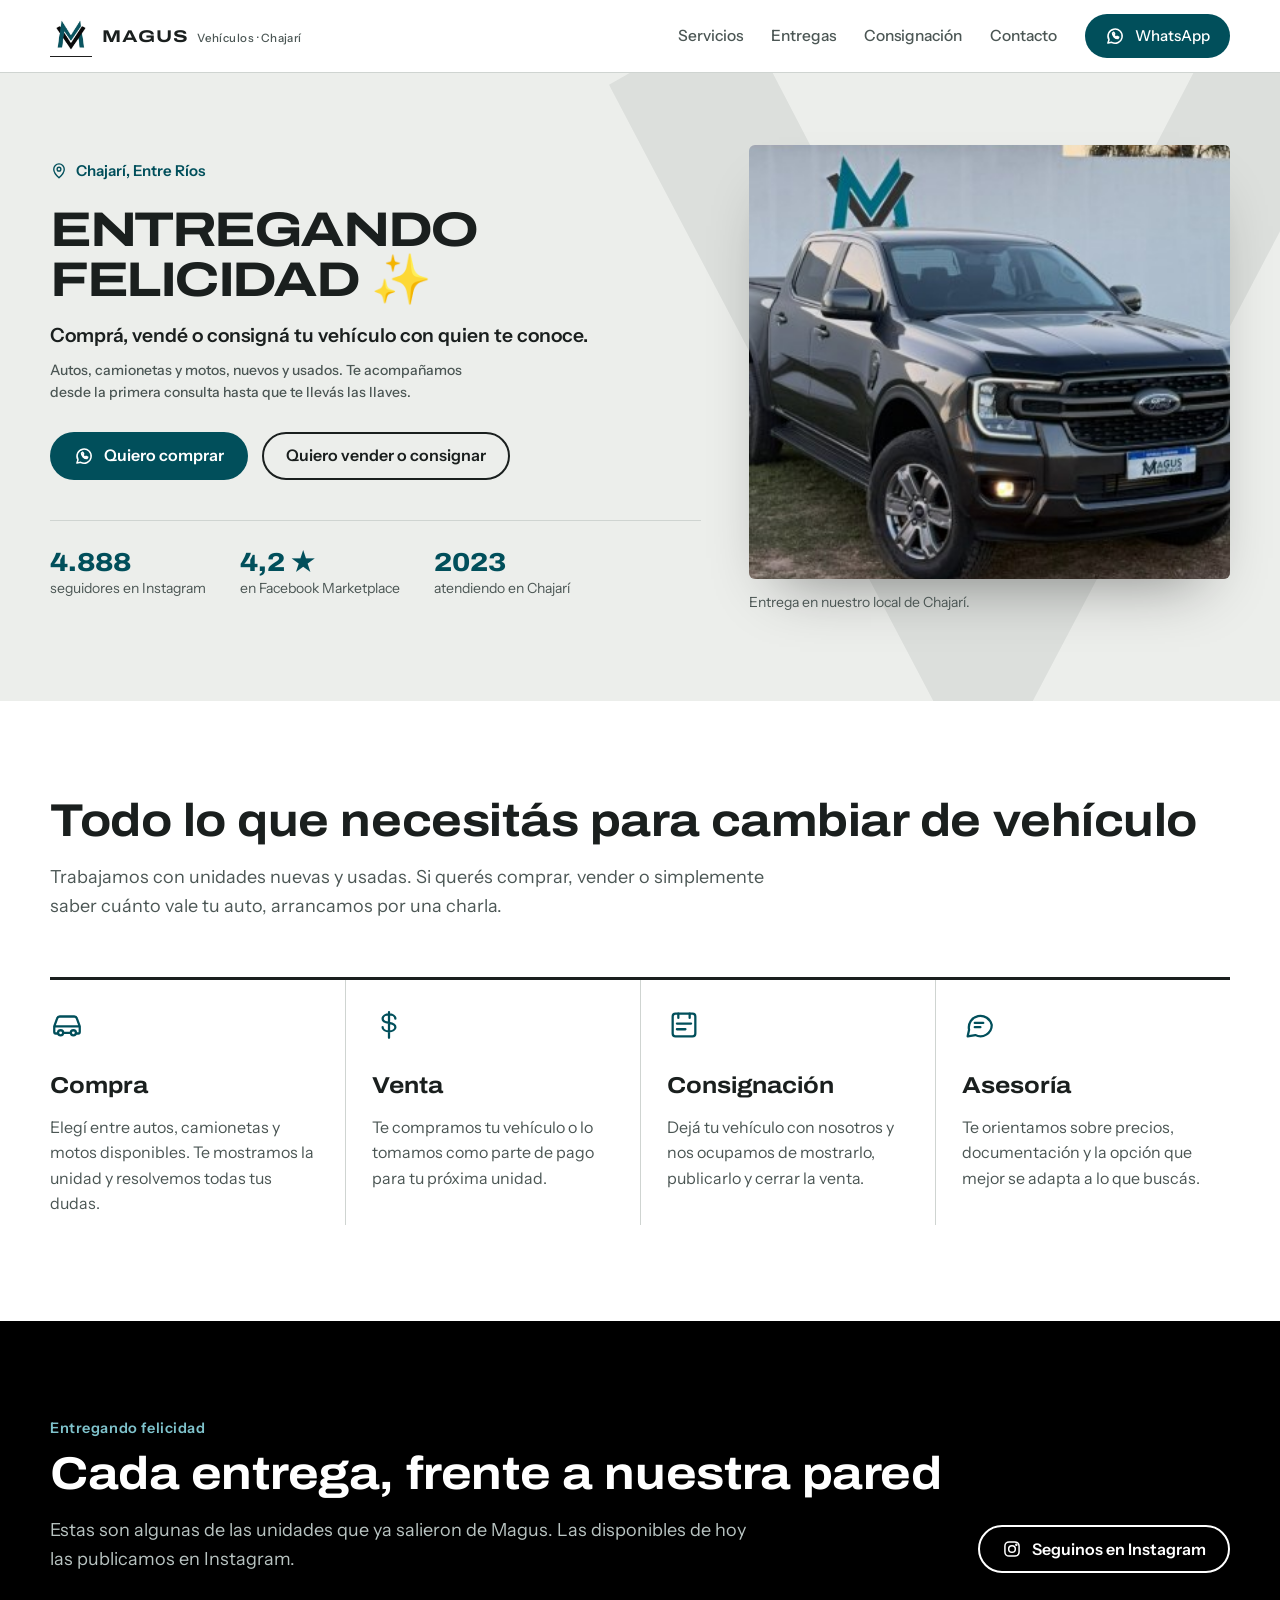
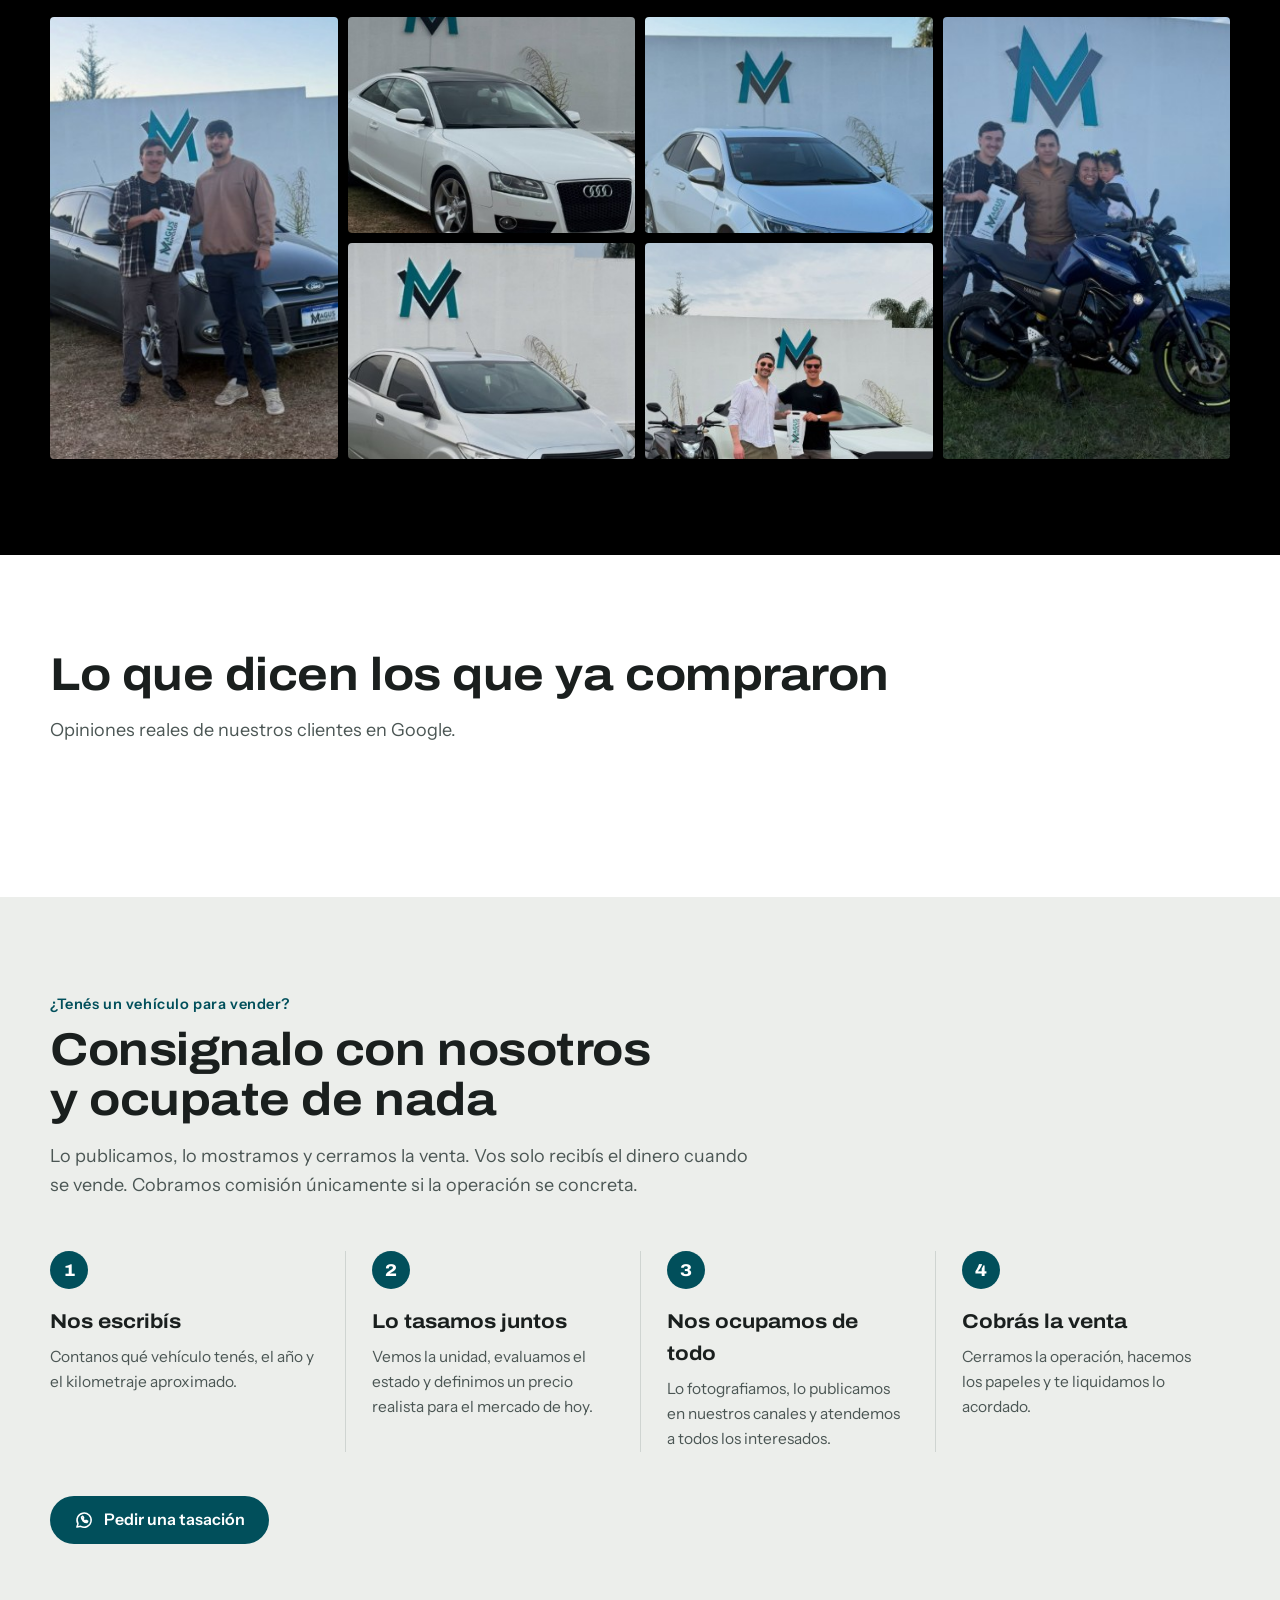
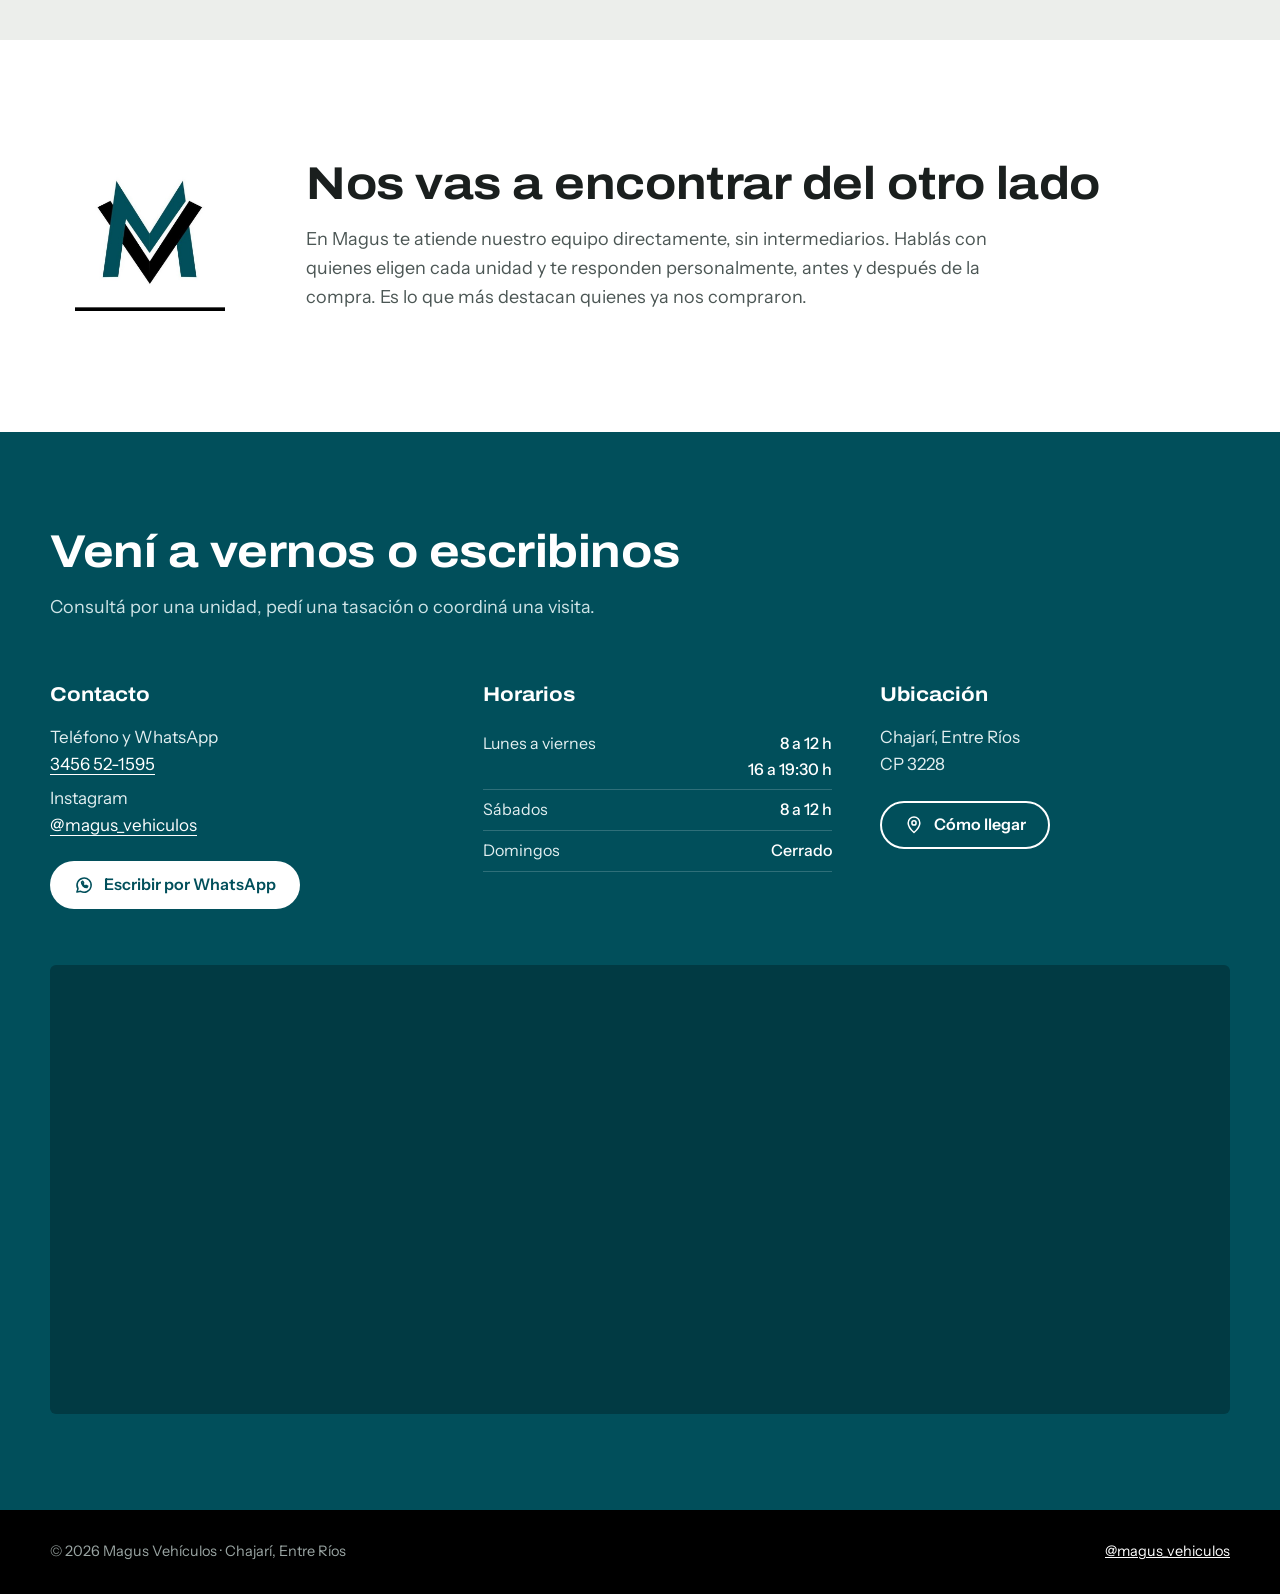
<file: index.html>
<!doctype html>
<html lang="es-AR">
<head>
<meta charset="utf-8">
<meta name="viewport" content="width=device-width, initial-scale=1, viewport-fit=cover">
<title>Magus Vehículos · Compra y venta de vehículos en Chajarí</title>
<meta name="description" content="Compra y venta de vehículos nuevos y usados, consignaciones y asesoría en Chajarí, Entre Ríos.">
<link rel="preconnect" href="https://fonts.googleapis.com">
<link rel="preconnect" href="https://fonts.gstatic.com" crossorigin>
<link href="https://fonts.googleapis.com/css2?family=Archivo:wdth,wght@112,500;112,700;125,800;125,900&family=Instrument+Sans:wght@400;500;600&display=swap" rel="stylesheet">
<link rel="icon" href="img/logo.jpg">
<link rel="stylesheet" href="css/estilos.css">
</head>
<body>

<header class="encabezado">
  <div class="envoltura">
    <a class="marca" href="#inicio" aria-label="Magus Vehículos, inicio">
      <img src="img/logo.jpg" alt="" width="44" height="44">
      <span>MAGUS<small>Vehículos · Chajarí</small></span>
    </a>
    <nav class="nav" aria-label="Principal">
      <a href="#servicios">Servicios</a>
      <a href="#entregas">Entregas</a>
      <a href="#consignacion">Consignación</a>
      <a href="#contacto">Contacto</a>
      <a class="boton boton-principal" href="https://wa.me/5493456521595?text=Hola%20Magus%2C%20quiero%20hacer%20una%20consulta" target="_blank" rel="noopener">
        <svg viewBox="0 0 24 24" fill="none" stroke="currentColor" stroke-width="1.8" stroke-linecap="round" stroke-linejoin="round" aria-hidden="true"><path d="M3.5 20.5l1.3-4A8.5 8.5 0 1 1 8 19.6z"/><path d="M9 8.5c0 3.5 3 6.5 6.5 6.5l1-1.6-2-1-1 .9a4.6 4.6 0 0 1-2.8-2.8l.9-1-1-2z"/></svg><span>WhatsApp</span>
      </a>
    </nav>
  </div>
</header>

<main id="inicio">
  <section class="portada">
    <div class="chevron" aria-hidden="true">
      <svg viewBox="0 0 400 420" preserveAspectRatio="xMaxYMid meet">
        <polygon points="0,40 70,0 200,250 330,0 400,40 200,420" fill="currentColor" opacity=".07"/>
      </svg>
    </div>
    <div class="envoltura">
      <div class="portada-texto">
        <div class="lugar"><svg viewBox="0 0 24 24" fill="none" stroke="currentColor" stroke-width="1.8" stroke-linecap="round" stroke-linejoin="round" aria-hidden="true"><path d="M12 21s-7-6.2-7-11.5a7 7 0 0 1 14 0C19 14.8 12 21 12 21z"/><circle cx="12" cy="9.5" r="2.5"/></svg> Chajarí, Entre Ríos</div>
        <h1>ENTREGANDO FELICIDAD ✨</h1>
        <p class="portada-subtitulo">Comprá, vendé o consigná tu vehículo con quien te conoce.</p>
        <p class="portada-detalle">Autos, camionetas y motos, nuevos y usados. Te acompañamos desde la primera consulta hasta que te llevás las llaves.</p>
        <div class="acciones">
          <a class="boton boton-principal" href="https://wa.me/5493456521595?text=Hola%20Magus%2C%20estoy%20buscando%20un%20veh%C3%ADculo%20para%20comprar" target="_blank" rel="noopener"><svg viewBox="0 0 24 24" fill="none" stroke="currentColor" stroke-width="1.8" stroke-linecap="round" stroke-linejoin="round" aria-hidden="true"><path d="M3.5 20.5l1.3-4A8.5 8.5 0 1 1 8 19.6z"/><path d="M9 8.5c0 3.5 3 6.5 6.5 6.5l1-1.6-2-1-1 .9a4.6 4.6 0 0 1-2.8-2.8l.9-1-1-2z"/></svg> Quiero comprar</a>
          <a class="boton boton-secundario" href="#consignacion">Quiero vender o consignar</a>
        </div>
        <div class="confianza">
          <div class="confianza-item"><strong>4.888</strong><span>seguidores en Instagram</span></div>
          <div class="confianza-item"><strong>4,2 ★</strong><span>en Facebook Marketplace</span></div>
          <div class="confianza-item"><strong>2023</strong><span>atendiendo en Chajarí</span></div>
        </div>
      </div>
      <figure class="portada-foto">
        <img src="img/portada-ford-ranger.jpg" alt="Camioneta Ford Ranger gris estacionada frente a la pared con el logo de Magus" width="349" height="434">
        <figcaption>Entrega en nuestro local de Chajarí.</figcaption>
      </figure>
    </div>
  </section>

  <section class="seccion" id="servicios">
    <div class="envoltura">
      <h2 class="titulo">Todo lo que necesitás para cambiar de vehículo</h2>
      <p class="bajada">Trabajamos con unidades nuevas y usadas. Si querés comprar, vender o simplemente saber cuánto vale tu auto, arrancamos por una charla.</p>
      <div class="servicios">
        <article class="servicio">
          <svg viewBox="0 0 24 24" fill="none" stroke="currentColor" stroke-width="1.6" stroke-linecap="round" stroke-linejoin="round" aria-hidden="true"><path d="M3 13l2-5.5A2 2 0 0 1 6.9 6h10.2a2 2 0 0 1 1.9 1.5L21 13v4a1 1 0 0 1-1 1h-1.5M3 13v4a1 1 0 0 0 1 1h1.5M3 13h18"/><circle cx="7.5" cy="17.5" r="1.8"/><circle cx="16.5" cy="17.5" r="1.8"/><path d="M9.3 17.5h5.4"/></svg>
          <h3>Compra</h3>
          <p>Elegí entre autos, camionetas y motos disponibles. Te mostramos la unidad y resolvemos todas tus dudas.</p>
        </article>
        <article class="servicio">
          <svg viewBox="0 0 24 24" fill="none" stroke="currentColor" stroke-width="1.6" stroke-linecap="round" stroke-linejoin="round" aria-hidden="true"><path d="M12 3v18M16.5 7.5c0-1.7-2-3-4.5-3s-4.5 1.3-4.5 3 2 2.6 4.5 3 4.5 1.3 4.5 3-2 3-4.5 3-4.5-1.3-4.5-3"/></svg>
          <h3>Venta</h3>
          <p>Te compramos tu vehículo o lo tomamos como parte de pago para tu próxima unidad.</p>
        </article>
        <article class="servicio">
          <svg viewBox="0 0 24 24" fill="none" stroke="currentColor" stroke-width="1.6" stroke-linecap="round" stroke-linejoin="round" aria-hidden="true"><path d="M7 11h10M7 15h6"/><rect x="4" y="4" width="16" height="16" rx="2"/><path d="M8 4v3M16 4v3"/></svg>
          <h3>Consignación</h3>
          <p>Dejá tu vehículo con nosotros y nos ocupamos de mostrarlo, publicarlo y cerrar la venta.</p>
        </article>
        <article class="servicio">
          <svg viewBox="0 0 24 24" fill="none" stroke="currentColor" stroke-width="1.6" stroke-linecap="round" stroke-linejoin="round" aria-hidden="true"><path d="M21 12a8 8 0 0 1-11.6 7.1L4 20l1-4.6A8 8 0 1 1 21 12z"/><path d="M9 10.5h6M9 13.5h4"/></svg>
          <h3>Asesoría</h3>
          <p>Te orientamos sobre precios, documentación y la opción que mejor se adapta a lo que buscás.</p>
        </article>
      </div>
    </div>
  </section>

  <section class="seccion entregas" id="entregas">
    <div class="envoltura">
      <div class="entregas-cabeza">
        <div>
          <p class="eyebrow">Entregando felicidad </p>
          <h2 class="titulo">Cada entrega, frente a nuestra pared</h2>
          <p class="bajada">Estas son algunas de las unidades que ya salieron de Magus. Las disponibles de hoy las publicamos en Instagram.</p>
        </div>
        <a class="boton boton-secundario" href="https://www.instagram.com/magus_vehiculos/" target="_blank" rel="noopener"><svg viewBox="0 0 24 24" fill="none" stroke="currentColor" stroke-width="1.8" stroke-linecap="round" stroke-linejoin="round" aria-hidden="true"><rect x="3.5" y="3.5" width="17" height="17" rx="5"/><circle cx="12" cy="12" r="4"/><circle cx="17.2" cy="6.8" r=".6" fill="currentColor"/></svg> Seguinos en Instagram</a>
      </div>
      <div class="galeria">
        <figure class="alta"><img src="img/entrega-ford-focus.jpg" alt="Clientes junto a su Ford Focus recién entregado" loading="lazy"></figure>
        <figure><img src="img/audi-a5.jpg" alt="Audi A5 blanco frente al logo de Magus" loading="lazy"></figure>
        <figure><img src="img/toyota-corolla.jpg" alt="Toyota Corolla blanco" loading="lazy"></figure>
        <figure class="alta"><img src="img/entrega-yamaha.jpg" alt="Familia retirando su moto Yamaha azul" loading="lazy"></figure>
        <figure><img src="img/chevrolet-onix.jpg" alt="Chevrolet Onix gris" loading="lazy"></figure>
        <figure><img src="img/entrega-clientes.jpg" alt="Clientes celebrando la compra de su vehículo" loading="lazy"></figure>
      </div>
    </div>
  </section>

  <section class="seccion resenas" id="resenas">
    <div class="envoltura">
      <h2 class="titulo">Lo que dicen los que ya compraron</h2>
      <p class="bajada">Opiniones reales de nuestros clientes en Google.</p>
      <!-- Elfsight Google Reviews | Untitled Google Reviews -->
      <script src="https://elfsightcdn.com/platform.js" async></script>
      <div class="elfsight-app-ca5451b1-343e-436c-9977-edf144aaeb29" data-elfsight-app-lazy></div>
    </div>
  </section>

  <section class="seccion consignacion" id="consignacion">
    <div class="envoltura">
      <div class="consignacion-texto">
        <p class="eyebrow">¿Tenés un vehículo para vender?</p>
        <h2 class="titulo">Consignalo con nosotros y ocupate de nada</h2>
        <p class="bajada">Lo publicamos, lo mostramos y cerramos la venta. Vos solo recibís el dinero cuando se vende. Cobramos comisión únicamente si la operación se concreta.</p>
      </div>
      <ol class="pasos">
        <li>
          <span class="paso-num">1</span>
          <h3>Nos escribís</h3>
          <p>Contanos qué vehículo tenés, el año y el kilometraje aproximado.</p>
        </li>
        <li>
          <span class="paso-num">2</span>
          <h3>Lo tasamos juntos</h3>
          <p>Vemos la unidad, evaluamos el estado y definimos un precio realista para el mercado de hoy.</p>
        </li>
        <li>
          <span class="paso-num">3</span>
          <h3>Nos ocupamos de todo</h3>
          <p>Lo fotografiamos, lo publicamos en nuestros canales y atendemos a todos los interesados.</p>
        </li>
        <li>
          <span class="paso-num">4</span>
          <h3>Cobrás la venta</h3>
          <p>Cerramos la operación, hacemos los papeles y te liquidamos lo acordado.</p>
        </li>
      </ol>
      <div class="acciones">
        <a class="boton boton-principal" href="https://wa.me/5493456521595?text=Hola%20Magus%2C%20tengo%20un%20veh%C3%ADculo%20para%20consignar%20y%20quiero%20saber%20cu%C3%A1nto%20vale" target="_blank" rel="noopener"><svg viewBox="0 0 24 24" fill="none" stroke="currentColor" stroke-width="1.8" stroke-linecap="round" stroke-linejoin="round" aria-hidden="true"><path d="M3.5 20.5l1.3-4A8.5 8.5 0 1 1 8 19.6z"/><path d="M9 8.5c0 3.5 3 6.5 6.5 6.5l1-1.6-2-1-1 .9a4.6 4.6 0 0 1-2.8-2.8l.9-1-1-2z"/></svg> Pedir una tasación</a>
      </div>
    </div>
  </section>

  <section class="seccion atencion">
    <div class="envoltura">
      <div class="atencion-logo"><img src="img/logo.jpg" alt="Logo de Magus Vehículos"></div>
      <div>
        <h2 class="titulo">Nos vas a encontrar del otro lado</h2>
        <p>En Magus te atiende nuestro equipo directamente, sin intermediarios. Hablás con quienes eligen cada unidad y te responden personalmente, antes y después de la compra. Es lo que más destacan quienes ya nos compraron.</p>
      </div>
    </div>
  </section>

  <section class="seccion contacto" id="contacto">
    <div class="envoltura">
      <h2 class="titulo">Vení a vernos o escribinos</h2>
      <p class="bajada">Consultá por una unidad, pedí una tasación o coordiná una visita.</p>
      <div class="contacto-grilla">
        <div class="dato">
          <h3>Contacto</h3>
          <p>Teléfono y WhatsApp<br><a href="tel:+543456521595">3456 52-1595</a></p>
          <p>Instagram<br><a href="https://www.instagram.com/magus_vehiculos/" target="_blank" rel="noopener">@magus_vehiculos</a></p>
          <div class="acciones">
            <a class="boton boton-principal" href="https://wa.me/5493456521595?text=Hola%20Magus%2C%20quiero%20hacer%20una%20consulta" target="_blank" rel="noopener"><svg viewBox="0 0 24 24" fill="none" stroke="currentColor" stroke-width="1.8" stroke-linecap="round" stroke-linejoin="round" aria-hidden="true"><path d="M3.5 20.5l1.3-4A8.5 8.5 0 1 1 8 19.6z"/><path d="M9 8.5c0 3.5 3 6.5 6.5 6.5l1-1.6-2-1-1 .9a4.6 4.6 0 0 1-2.8-2.8l.9-1-1-2z"/></svg> Escribir por WhatsApp</a>
          </div>
        </div>
        <div class="dato">
          <h3>Horarios</h3>
          <table class="horarios">
            <tr><td>Lunes a viernes</td><td>8 a 12 h<br>16 a 19:30 h</td></tr>
            <tr><td>Sábados</td><td>8 a 12 h</td></tr>
            <tr><td>Domingos</td><td>Cerrado</td></tr>
          </table>
        </div>
        <div class="dato">
          <h3>Ubicación</h3>
          <p>Chajarí, Entre Ríos<br>CP 3228</p>
          <div class="acciones">
            <a class="boton boton-secundario" href="https://maps.app.goo.gl/u4jkWT9hyaNEWxSj9" target="_blank" rel="noopener"><svg viewBox="0 0 24 24" fill="none" stroke="currentColor" stroke-width="1.8" stroke-linecap="round" stroke-linejoin="round" aria-hidden="true"><path d="M12 21s-7-6.2-7-11.5a7 7 0 0 1 14 0C19 14.8 12 21 12 21z"/><circle cx="12" cy="9.5" r="2.5"/></svg> Cómo llegar</a>
          </div>
        </div>
      </div>
      <div class="mapa">
        <iframe src="https://maps.google.com/maps?q=-30.7765219,-57.9597974&amp;z=16&amp;output=embed" title="Ubicación de Magus Vehículos en Google Maps" loading="lazy" referrerpolicy="no-referrer-when-downgrade" allowfullscreen></iframe>
      </div>
    </div>
  </section>
</main>

<footer class="pie">
  <div class="envoltura">
    <span>© <span id="anio">2026</span> Magus Vehículos · Chajarí, Entre Ríos</span>
    <a href="https://www.instagram.com/magus_vehiculos/" target="_blank" rel="noopener">@magus_vehiculos</a>
  </div>
</footer>

<div class="barra-movil">
  <a class="boton boton-principal" href="https://wa.me/5493456521595?text=Hola%20Magus%2C%20quiero%20hacer%20una%20consulta" target="_blank" rel="noopener"><svg viewBox="0 0 24 24" fill="none" stroke="currentColor" stroke-width="1.8" stroke-linecap="round" stroke-linejoin="round" aria-hidden="true"><path d="M3.5 20.5l1.3-4A8.5 8.5 0 1 1 8 19.6z"/><path d="M9 8.5c0 3.5 3 6.5 6.5 6.5l1-1.6-2-1-1 .9a4.6 4.6 0 0 1-2.8-2.8l.9-1-1-2z"/></svg> WhatsApp</a>
  <a class="boton boton-secundario" href="tel:+543456521595">Llamar</a>
</div>

<script src="js/main.js"></script>
</body>
</html>
</file>
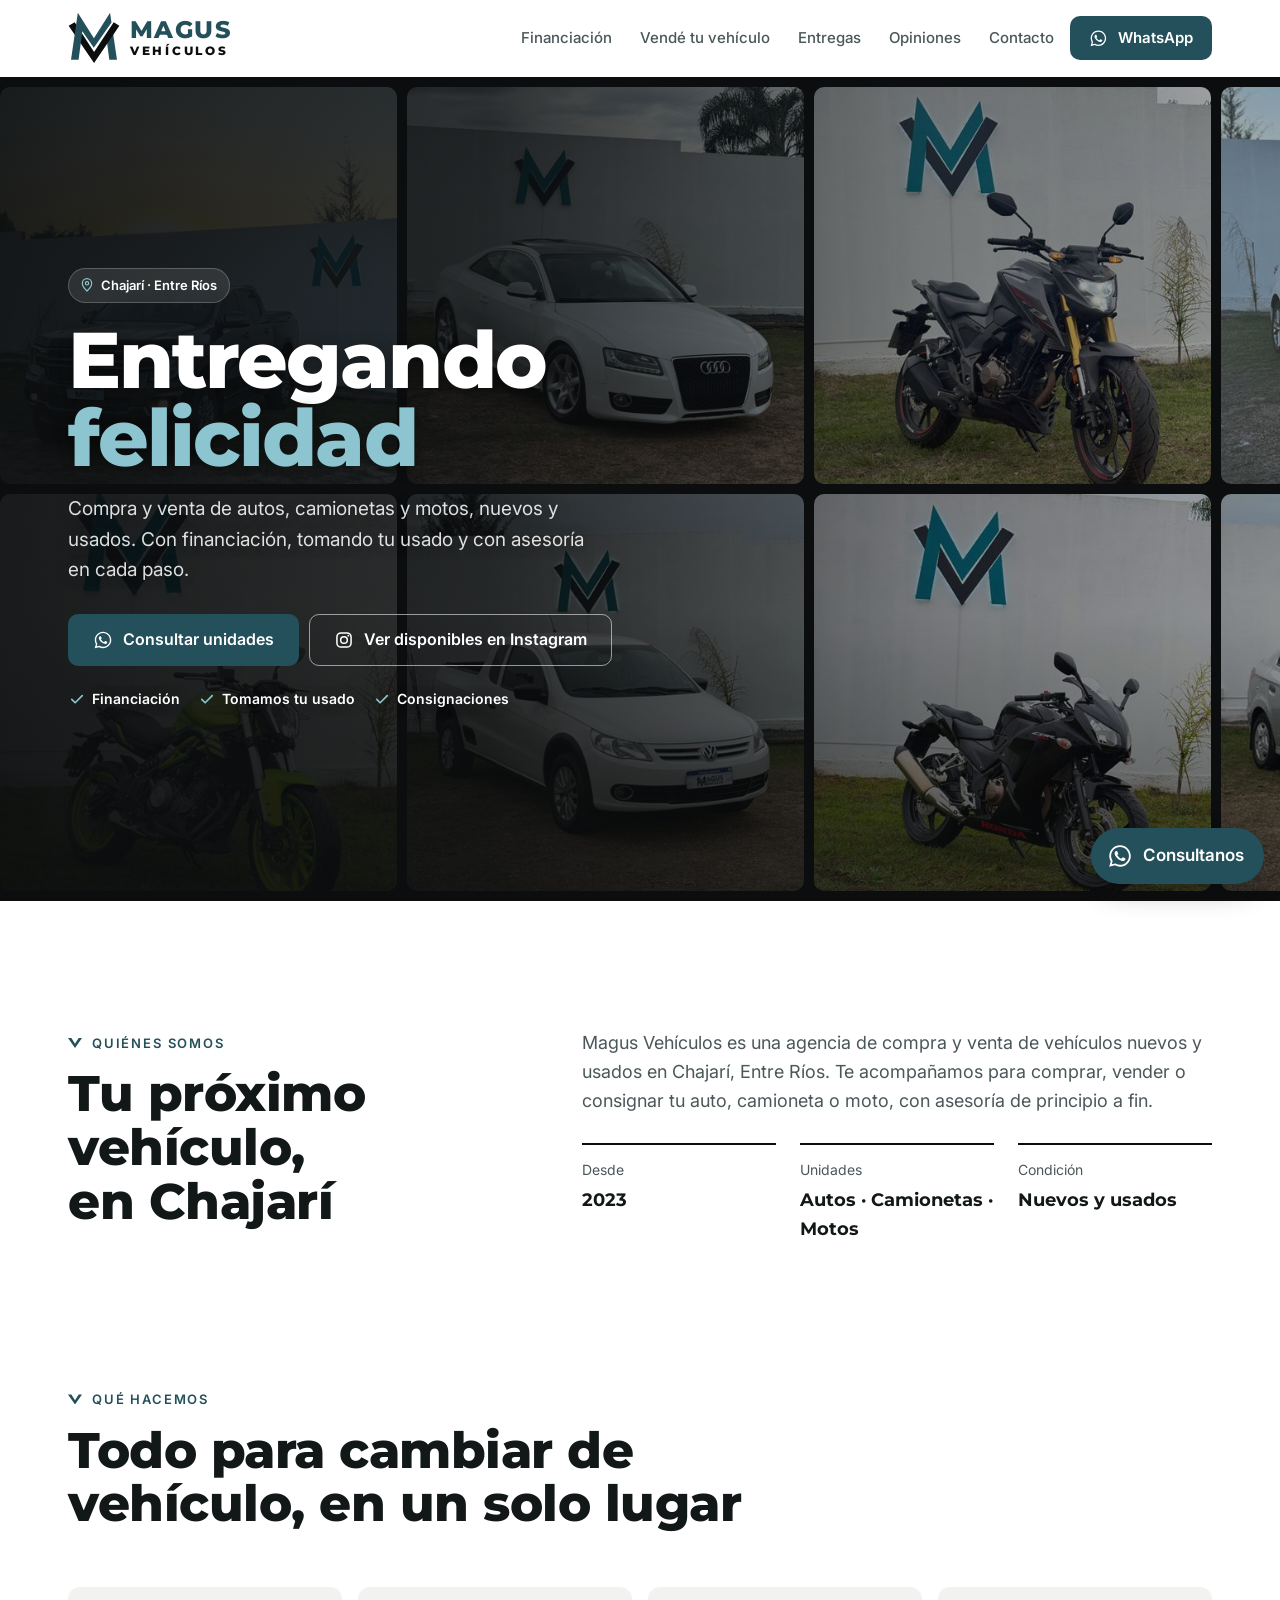
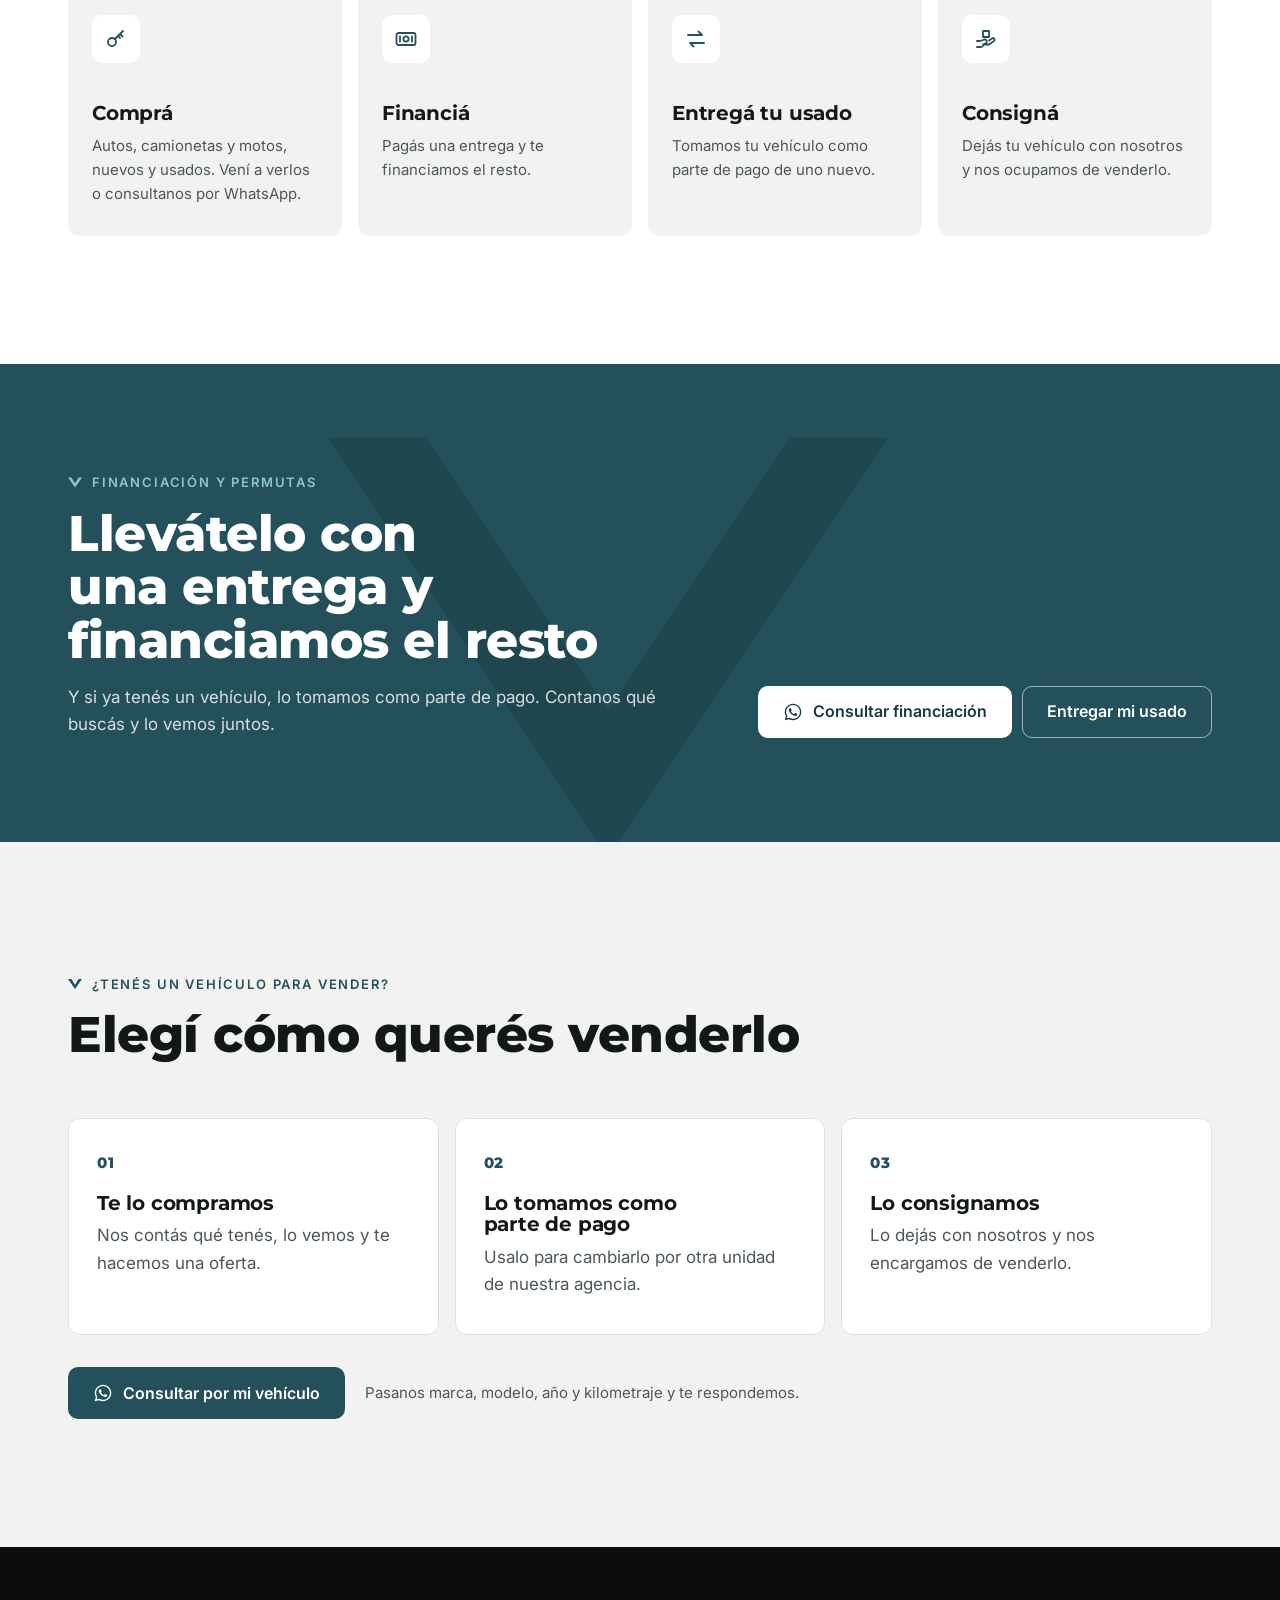
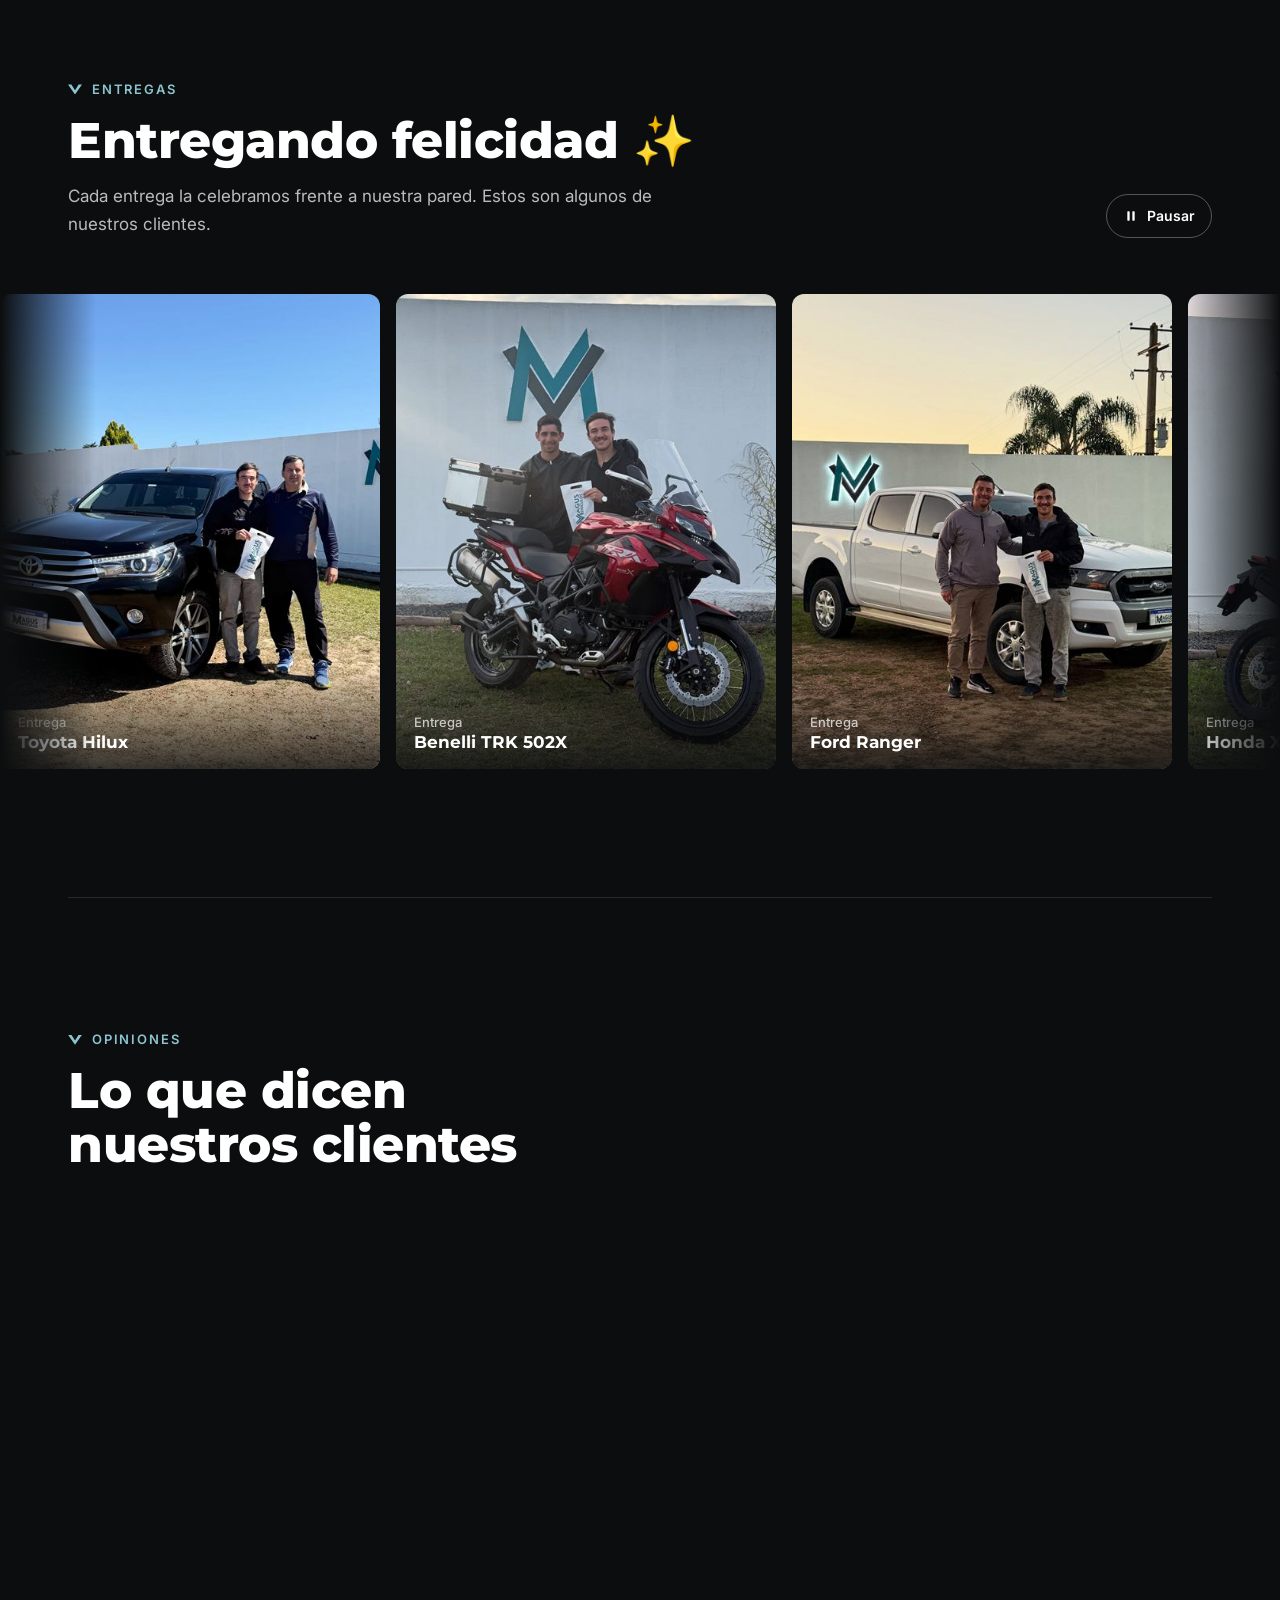
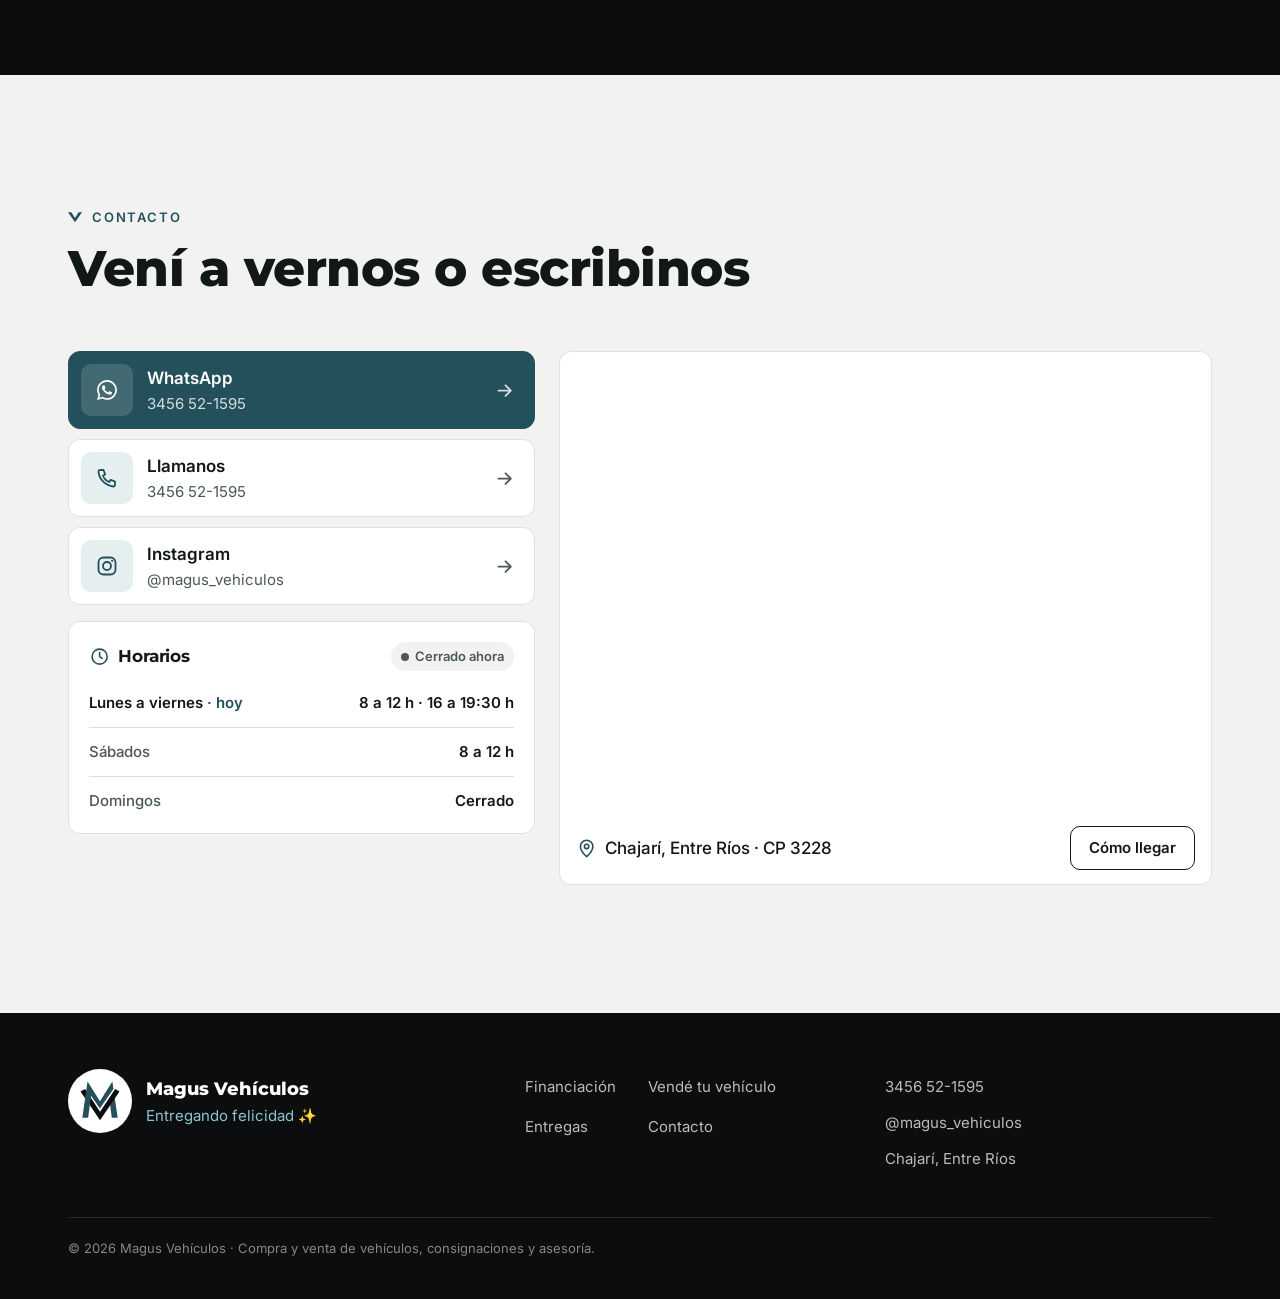
<file: v2/index.html>
<!doctype html>
<html lang="es-AR">
<head>
<meta charset="utf-8">
<meta name="viewport" content="width=device-width, initial-scale=1, viewport-fit=cover">
<title>Magus Vehículos · Compra y venta de autos, camionetas y motos en Chajarí</title>
<meta name="description" content="Compra y venta de vehículos nuevos y usados en Chajarí, Entre Ríos. Financiación, tomamos tu usado como parte de pago, consignaciones y asesoría.">
<meta name="theme-color" content="#FFFFFF">
<meta name="robots" content="noindex, nofollow">

<meta property="og:type" content="website">
<meta property="og:locale" content="es_AR">
<meta property="og:site_name" content="Magus Vehículos">
<meta property="og:title" content="Magus Vehículos · Entregando felicidad">
<meta property="og:description" content="Compra y venta de autos, camionetas y motos nuevos y usados en Chajarí, Entre Ríos. Financiación, permutas y consignaciones.">
<meta property="og:image" content="img/og-magus.jpg">
<meta property="og:image:width" content="1200">
<meta property="og:image:height" content="630">
<meta name="twitter:card" content="summary_large_image">

<link rel="icon" href="favicon.svg" type="image/svg+xml">
<link rel="icon" href="img/marca/favicon-32.png" sizes="32x32" type="image/png">
<link rel="apple-touch-icon" href="img/marca/apple-touch-icon.png">

<link rel="preconnect" href="https://fonts.googleapis.com">
<link rel="preconnect" href="https://fonts.gstatic.com" crossorigin>
<link href="https://fonts.googleapis.com/css2?family=Inter:wght@400;500;600&family=Montserrat:wght@700;800&display=swap" rel="stylesheet">

<link rel="stylesheet" href="css/base.css?v=20260927b">
<link rel="stylesheet" href="css/componentes.css?v=20260927b">
<link rel="stylesheet" href="css/secciones.css?v=20260927b">

<script>document.documentElement.classList.add('js')</script>

<script type="application/ld+json">
{
  "@context": "https://schema.org",
  "@type": "AutoDealer",
  "name": "Magus Vehículos",
  "slogan": "Entregando felicidad",
  "description": "Compra y venta de vehículos nuevos y usados, financiación, permutas, consignaciones y asesoría.",
  "telephone": "+54 9 3456 52-1595",
  "foundingDate": "2023",
  "image": "img/og-magus.jpg",
  "logo": "img/marca/logo-512.png",
  "address": {
    "@type": "PostalAddress",
    "addressLocality": "Chajarí",
    "addressRegion": "Entre Ríos",
    "postalCode": "3228",
    "addressCountry": "AR"
  },
  "geo": { "@type": "GeoCoordinates", "latitude": -30.7765219, "longitude": -57.9597974 },
  "openingHoursSpecification": [
    { "@type": "OpeningHoursSpecification", "dayOfWeek": ["Monday","Tuesday","Wednesday","Thursday","Friday"], "opens": "08:00", "closes": "12:00" },
    { "@type": "OpeningHoursSpecification", "dayOfWeek": ["Monday","Tuesday","Wednesday","Thursday","Friday"], "opens": "16:00", "closes": "19:30" },
    { "@type": "OpeningHoursSpecification", "dayOfWeek": "Saturday", "opens": "08:00", "closes": "12:00" }
  ],
  "sameAs": ["https://www.instagram.com/magus_vehiculos/"]
}
</script>
</head>
<body>

<!-- Íconos y logo reutilizables -->
<svg width="0" height="0" style="position:absolute" aria-hidden="true" focusable="false">
  <symbol id="mv" viewBox="100 128 413 409">
    <polygon fill="#24505B" points="401.4,300 458.7,300 489,505 428,505"/>
    <polygon fill="#0B0D0E" points="153,208 105,235 307,532 508,235 463,208 307,444"/>
    <polygon fill="#24505B" points="124,505 178,132 306,335 434,132 445.4,209.4 305,410 214,278 184,505"/>
  </symbol>
  <symbol id="i-wa" viewBox="0 0 24 24"><path fill="currentColor" d="M12.04 2C6.58 2 2.13 6.45 2.13 11.91c0 1.75.46 3.45 1.32 4.95L2.05 22l5.25-1.38a9.9 9.9 0 0 0 4.74 1.21c5.46 0 9.91-4.45 9.91-9.91S17.5 2 12.04 2Zm0 18.15c-1.48 0-2.93-.4-4.2-1.15l-.3-.18-3.12.82.83-3.04-.2-.31a8.2 8.2 0 0 1-1.26-4.38c0-4.54 3.7-8.24 8.25-8.24 4.54 0 8.24 3.7 8.24 8.24 0 4.55-3.7 8.24-8.24 8.24Zm4.52-6.16c-.25-.12-1.47-.72-1.69-.81-.23-.08-.39-.12-.56.13-.16.24-.64.8-.78.97-.14.16-.29.18-.54.06-.25-.12-1.05-.39-1.99-1.23-.74-.66-1.23-1.47-1.38-1.72-.14-.25-.01-.38.11-.5.11-.11.25-.29.37-.43.13-.15.17-.25.25-.41.08-.17.04-.31-.02-.43-.06-.13-.56-1.34-.76-1.84-.2-.48-.41-.42-.56-.43h-.48c-.17 0-.43.06-.66.31-.22.25-.86.85-.86 2.07 0 1.22.89 2.4 1.01 2.56.12.17 1.75 2.67 4.23 3.74.59.26 1.05.41 1.41.52.59.19 1.13.16 1.56.1.48-.07 1.47-.6 1.67-1.18.21-.58.21-1.07.14-1.18-.06-.1-.22-.16-.47-.28Z"/></symbol>
  <symbol id="i-arrow" viewBox="0 0 24 24"><path fill="none" stroke="currentColor" stroke-width="2" stroke-linecap="round" stroke-linejoin="round" d="M5 12h14M13 6l6 6-6 6"/></symbol>
  <symbol id="i-pin" viewBox="0 0 24 24"><path fill="none" stroke="currentColor" stroke-width="1.8" stroke-linecap="round" stroke-linejoin="round" d="M12 21s-7-6.2-7-11.5a7 7 0 0 1 14 0C19 14.8 12 21 12 21z"/><circle cx="12" cy="9.5" r="2.5" fill="none" stroke="currentColor" stroke-width="1.8"/></symbol>
  <symbol id="i-phone" viewBox="0 0 24 24"><path fill="none" stroke="currentColor" stroke-width="1.8" stroke-linecap="round" stroke-linejoin="round" d="M5 4h3.5l1.7 4.3-2.2 1.4a11 11 0 0 0 6.3 6.3l1.4-2.2L20 15.5V19a1.5 1.5 0 0 1-1.6 1.5A16.5 16.5 0 0 1 3.5 5.6 1.5 1.5 0 0 1 5 4z"/></symbol>
  <symbol id="i-ig" viewBox="0 0 24 24"><rect x="3.5" y="3.5" width="17" height="17" rx="5" fill="none" stroke="currentColor" stroke-width="1.8"/><circle cx="12" cy="12" r="4" fill="none" stroke="currentColor" stroke-width="1.8"/><circle cx="17.2" cy="6.8" r="1.1" fill="currentColor"/></symbol>
  <symbol id="i-clock" viewBox="0 0 24 24"><circle cx="12" cy="12" r="8.5" fill="none" stroke="currentColor" stroke-width="1.8"/><path fill="none" stroke="currentColor" stroke-width="1.8" stroke-linecap="round" d="M12 7.5V12l3 2"/></symbol>
  <symbol id="i-pause" viewBox="0 0 24 24"><rect x="6.5" y="5" width="3.5" height="14" rx="1" fill="currentColor"/><rect x="14" y="5" width="3.5" height="14" rx="1" fill="currentColor"/></symbol>
  <symbol id="i-play" viewBox="0 0 24 24"><path fill="currentColor" d="M8 5.5v13a1 1 0 0 0 1.5.86l10.5-6.5a1 1 0 0 0 0-1.72L9.5 4.64A1 1 0 0 0 8 5.5z"/></symbol>
  <symbol id="i-check"viewBox="0 0 24 24"><path fill="none" stroke="currentColor" stroke-width="2.2" stroke-linecap="round" stroke-linejoin="round" d="M5 12.5l4.5 4.5L19 7.5"/></symbol>
  <symbol id="i-key" viewBox="0 0 24 24"><circle cx="8" cy="15" r="4" fill="none" stroke="currentColor" stroke-width="1.8"/><path fill="none" stroke="currentColor" stroke-width="1.8" stroke-linecap="round" stroke-linejoin="round" d="M11 12l8-8M16 7l2.5 2.5M14 9l2 2"/></symbol>
  <symbol id="i-cash" viewBox="0 0 24 24"><rect x="2.5" y="6" width="19" height="12" rx="2" fill="none" stroke="currentColor" stroke-width="1.8"/><circle cx="12" cy="12" r="2.6" fill="none" stroke="currentColor" stroke-width="1.8"/><path fill="none" stroke="currentColor" stroke-width="1.8" stroke-linecap="round" d="M6 9.5v5M18 9.5v5"/></symbol>
  <symbol id="i-swap" viewBox="0 0 24 24"><path fill="none" stroke="currentColor" stroke-width="1.8" stroke-linecap="round" stroke-linejoin="round" d="M4 8h14l-3.5-3.5M20 16H6l3.5 3.5"/></symbol>
  <symbol id="i-hand" viewBox="0 0 24 24"><path fill="none" stroke="currentColor" stroke-width="1.8" stroke-linecap="round" stroke-linejoin="round" d="M3 14h3l4.5-1.5a2 2 0 0 1 1.3 3.7L9 17.5h6l5-3.5a1.6 1.6 0 0 0-2-2.5l-3 2"/><path fill="none" stroke="currentColor" stroke-width="1.8" stroke-linecap="round" stroke-linejoin="round" d="M3 20h4l2-1M9 4h6v6H9z"/></symbol>
  <symbol id="i-chat" viewBox="0 0 24 24"><path fill="none" stroke="currentColor" stroke-width="1.8" stroke-linecap="round" stroke-linejoin="round" d="M21 12a8 8 0 0 1-11.6 7.1L4 20l1-4.6A8 8 0 1 1 21 12z"/><path fill="none" stroke="currentColor" stroke-width="1.8" stroke-linecap="round" d="M9 10.5h6M9 13.5h4"/></symbol>
</svg>

<a class="saltar" href="#contenido">Saltar al contenido</a>

<header class="encabezado" id="encabezado">
  <div class="contenedor encabezado-fila">
    <a class="marca" href="#inicio" aria-label="Magus Vehículos, ir al inicio">
      <svg class="marca-mv" viewBox="0 0 413 409" aria-hidden="true"><use href="#mv" width="413" height="409"/></svg>
      <span class="marca-texto" aria-hidden="true"><span class="marca-magus">MAGUS</span><span class="marca-vehiculos">VEHÍCULOS</span></span>
    </a>

    <nav class="nav" aria-label="Principal">
      <ul class="nav-lista">
        <li><a href="#financiacion">Financiación</a></li>
        <li><a href="#vender">Vendé tu vehículo</a></li>
        <li><a href="#entregas">Entregas</a></li>
        <li><a href="#opiniones">Opiniones</a></li>
        <li><a href="#contacto">Contacto</a></li>
      </ul>
    </nav>

    <a class="boton boton-primario boton-chico encabezado-cta" href="https://wa.me/5493456521595?text=Hola%20Magus!%20Quiero%20hacer%20una%20consulta." target="_blank" rel="noopener">
      <svg class="icono" aria-hidden="true"><use href="#i-wa"/></svg><span>WhatsApp</span>
    </a>

    <button class="menu-boton" type="button" aria-expanded="false" aria-controls="menu-movil" aria-label="Abrir menú">
      <span class="menu-barras" aria-hidden="true"><span></span><span></span></span>
    </button>
  </div>

</header>

<div class="menu-movil" id="menu-movil" hidden>
  <nav aria-label="Menú móvil">
    <ul>
      <li><a href="#financiacion">Financiación</a></li>
      <li><a href="#vender">Vendé tu vehículo</a></li>
      <li><a href="#entregas">Entregas</a></li>
      <li><a href="#opiniones">Opiniones</a></li>
      <li><a href="#contacto">Contacto</a></li>
    </ul>
  </nav>
  <div class="menu-movil-pie">
    <a class="boton boton-primario boton-bloque" href="https://wa.me/5493456521595?text=Hola%20Magus!%20Quiero%20hacer%20una%20consulta." target="_blank" rel="noopener">
      <svg class="icono" aria-hidden="true"><use href="#i-wa"/></svg> Escribinos por WhatsApp
    </a>
    <div class="menu-movil-datos">
      <a href="tel:+5493456521595"><svg class="icono" aria-hidden="true"><use href="#i-phone"/></svg> 3456 52-1595</a>
      <a href="https://www.instagram.com/magus_vehiculos/" target="_blank" rel="noopener"><svg class="icono" aria-hidden="true"><use href="#i-ig"/></svg> @magus_vehiculos</a>
    </div>
  </div>
</div>

<main id="contenido">

  <!-- HERO: la vidriera de unidades en movimiento es el fondo -->
  <section class="hero" id="inicio" aria-labelledby="hero-titulo">
    <div class="hero-fondo" id="hero-fondo" aria-hidden="true">
      <div class="hero-fila"><ul class="hero-pista" data-desde="0" data-velocidad="7"></ul></div>
      <div class="hero-fila"><ul class="hero-pista" data-desde="4" data-velocidad="9"></ul></div>
    </div>

    <div class="contenedor hero-contenido">
      <div class="hero-texto">
        <p class="etiqueta"><svg class="icono" aria-hidden="true"><use href="#i-pin"/></svg> Chajarí · Entre Ríos</p>
        <h1 id="hero-titulo" class="hero-titulo">Entregando <span>felicidad</span></h1>
        <p class="hero-bajada">Compra y venta de autos, camionetas y motos, nuevos y usados. Con financiación, tomando tu usado y con asesoría en cada paso.</p>
        <div class="hero-acciones">
          <a class="boton boton-primario" href="https://wa.me/5493456521595?text=Hola%20Magus!%20Quiero%20consultar%20por%20las%20unidades%20disponibles." target="_blank" rel="noopener"><svg class="icono" aria-hidden="true"><use href="#i-wa"/></svg> Consultar unidades</a>
          <a class="boton boton-contorno-claro" href="https://www.instagram.com/magus_vehiculos/" target="_blank" rel="noopener"><svg class="icono" aria-hidden="true"><use href="#i-ig"/></svg> Ver disponibles en Instagram</a>
        </div>
        <ul class="hero-puntos" aria-label="Lo que ofrecemos">
          <li><svg class="icono" aria-hidden="true"><use href="#i-check"/></svg> Financiación</li>
          <li><svg class="icono" aria-hidden="true"><use href="#i-check"/></svg> Tomamos tu usado</li>
          <li><svg class="icono" aria-hidden="true"><use href="#i-check"/></svg> Consignaciones</li>
        </ul>
      </div>
    </div>

    <button type="button" class="hero-pausa" id="hero-pausa" aria-pressed="false" hidden>
      <svg class="icono icono-pausa" aria-hidden="true"><use href="#i-pause"/></svg>
      <svg class="icono icono-play" aria-hidden="true"><use href="#i-play"/></svg>
      <span class="visualmente-oculto">Pausar el movimiento de las fotos</span>
    </button>
  </section>

  <!-- NOSOTROS -->
  <section class="seccion nosotros" aria-labelledby="nosotros-titulo">
    <div class="contenedor nosotros-grilla">
      <div data-reveal>
        <p class="sobretitulo">Quiénes somos</p>
        <h2 id="nosotros-titulo" class="titulo">Tu próximo vehículo, en&nbsp;Chajarí</h2>
      </div>
      <div class="nosotros-texto" data-reveal>
        <p>Magus Vehículos es una agencia de compra y venta de vehículos nuevos y usados en Chajarí, Entre Ríos. Te acompañamos para comprar, vender o consignar tu auto, camioneta o moto, con asesoría de principio a fin.</p>
        <dl class="datos">
          <div><dt>Desde</dt><dd>2023</dd></div>
          <div><dt>Unidades</dt><dd>Autos · Camionetas · Motos</dd></div>
          <div><dt>Condición</dt><dd>Nuevos y usados</dd></div>
        </dl>
      </div>
    </div>
  </section>

  <!-- SERVICIOS -->
  <section class="seccion servicios" aria-labelledby="servicios-titulo">
    <div class="contenedor">
      <div class="cabecera" data-reveal>
        <p class="sobretitulo">Qué hacemos</p>
        <h2 id="servicios-titulo" class="titulo">Todo para cambiar de vehículo, en un solo lugar</h2>
      </div>
      <ul class="servicios-lista">
        <li class="servicio" data-reveal>
          <span class="servicio-icono"><svg class="icono" aria-hidden="true"><use href="#i-key"/></svg></span>
          <h3>Comprá</h3>
          <p>Autos, camionetas y motos, nuevos y usados. Vení a verlos o consultanos por WhatsApp.</p>
        </li>
        <li class="servicio" data-reveal>
          <span class="servicio-icono"><svg class="icono" aria-hidden="true"><use href="#i-cash"/></svg></span>
          <h3>Financiá</h3>
          <p>Pagás una entrega y te financiamos el resto.</p>
        </li>
        <li class="servicio" data-reveal>
          <span class="servicio-icono"><svg class="icono" aria-hidden="true"><use href="#i-swap"/></svg></span>
          <h3>Entregá tu usado</h3>
          <p>Tomamos tu vehículo como parte de pago de uno nuevo.</p>
        </li>
        <li class="servicio" data-reveal>
          <span class="servicio-icono"><svg class="icono" aria-hidden="true"><use href="#i-hand"/></svg></span>
          <h3>Consigná</h3>
          <p>Dejás tu vehículo con nosotros y nos ocupamos de venderlo.</p>
        </li>
      </ul>
    </div>
  </section>

  <!-- FINANCIACIÓN -->
  <section class="financiacion" id="financiacion" aria-labelledby="financiacion-titulo">
    <div class="contenedor financiacion-grilla">
      <svg class="financiacion-v" viewBox="0 0 400 300" aria-hidden="true" focusable="false"><polygon points="0,0 70,0 200,195 330,0 400,0 200,300"/></svg>
      <div data-reveal>
        <p class="sobretitulo sobretitulo-claro">Financiación y permutas</p>
        <h2 id="financiacion-titulo" class="titulo">Llevátelo con una entrega y financiamos el&nbsp;resto</h2>
        <p class="bajada">Y si ya tenés un vehículo, lo tomamos como parte de pago. Contanos qué buscás y lo vemos juntos.</p>
      </div>
      <div class="financiacion-acciones" data-reveal>
        <a class="boton boton-claro" href="https://wa.me/5493456521595?text=Hola%20Magus!%20Quiero%20consultar%20por%20financiaci%C3%B3n." target="_blank" rel="noopener"><svg class="icono" aria-hidden="true"><use href="#i-wa"/></svg> Consultar financiación</a>
        <a class="boton boton-contorno-claro" href="https://wa.me/5493456521595?text=Hola%20Magus!%20Quiero%20entregar%20mi%20veh%C3%ADculo%20como%20parte%20de%20pago." target="_blank" rel="noopener">Entregar mi usado</a>
      </div>
    </div>
  </section>

  <!-- VENDER -->
  <section class="seccion vender" id="vender" aria-labelledby="vender-titulo">
    <div class="contenedor">
      <div class="cabecera" data-reveal>
        <p class="sobretitulo">¿Tenés un vehículo para vender?</p>
        <h2 id="vender-titulo" class="titulo">Elegí cómo querés venderlo</h2>
      </div>
      <ol class="opciones">
        <li class="opcion" data-reveal>
          <span class="opcion-num" aria-hidden="true">01</span>
          <h3>Te lo compramos</h3>
          <p>Nos contás qué tenés, lo vemos y te hacemos una oferta.</p>
        </li>
        <li class="opcion" data-reveal>
          <span class="opcion-num" aria-hidden="true">02</span>
          <h3>Lo tomamos como parte de pago</h3>
          <p>Usalo para cambiarlo por otra unidad de nuestra agencia.</p>
        </li>
        <li class="opcion" data-reveal>
          <span class="opcion-num" aria-hidden="true">03</span>
          <h3>Lo consignamos</h3>
          <p>Lo dejás con nosotros y nos encargamos de venderlo.</p>
        </li>
      </ol>
      <div class="vender-cta" data-reveal>
        <a class="boton boton-primario" href="https://wa.me/5493456521595?text=Hola%20Magus!%20Tengo%20un%20veh%C3%ADculo%20para%20vender.%20Les%20paso%20los%20datos%3A" target="_blank" rel="noopener"><svg class="icono" aria-hidden="true"><use href="#i-wa"/></svg> Consultar por mi vehículo</a>
        <p>Pasanos marca, modelo, año y kilometraje y te respondemos.</p>
      </div>
    </div>
  </section>

  <!-- ENTREGAS -->
  <section class="seccion entregas" id="entregas" aria-labelledby="entregas-titulo">
    <div class="contenedor">
      <div class="cabecera cabecera-fila" data-reveal>
        <div>
          <p class="sobretitulo sobretitulo-claro">Entregas</p>
          <h2 id="entregas-titulo" class="titulo">Entregando felicidad <span aria-hidden="true">✨</span></h2>
          <p class="bajada">Cada entrega la celebramos frente a nuestra pared. Estos son algunos de nuestros clientes.</p>
        </div>
        <button type="button" class="boton-pausa" id="entregas-pausa" aria-pressed="false" hidden>
          <svg class="icono icono-pausa" aria-hidden="true"><use href="#i-pause"/></svg>
          <svg class="icono icono-play" aria-hidden="true"><use href="#i-play"/></svg>
          <span>Pausar</span>
        </button>
      </div>
    </div>
    <div class="entregas-cinta" id="entregas-cinta">
      <ul class="entregas-pista" id="entregas-pista" aria-label="Fotos de entregas"></ul>
    </div>
  </section>

  <!-- OPINIONES -->
  <section class="seccion opiniones" id="opiniones" aria-labelledby="opiniones-titulo">
    <div class="contenedor">
      <hr class="opiniones-separador">
      <div class="cabecera" data-reveal>
        <p class="sobretitulo sobretitulo-claro">Opiniones</p>
        <h2 id="opiniones-titulo" class="titulo">Lo que dicen nuestros clientes</h2>
      </div>
      <div class="opiniones-widget">
        <!-- Elfsight Google Reviews | Untitled Google Reviews -->
        <div class="elfsight-app-ca5451b1-343e-436c-9977-edf144aaeb29" data-elfsight-app-lazy></div>
      </div>
    </div>
  </section>

  <!-- CONTACTO -->
  <section class="seccion contacto" id="contacto" aria-labelledby="contacto-titulo">
    <div class="contenedor">
      <div class="cabecera" data-reveal>
        <p class="sobretitulo">Contacto</p>
        <h2 id="contacto-titulo" class="titulo">Vení a vernos o escribinos</h2>
      </div>

      <div class="contacto-grilla">
        <div class="contacto-tarjetas">
          <a class="contacto-item contacto-item-destacado" href="https://wa.me/5493456521595?text=Hola%20Magus!%20Quiero%20hacer%20una%20consulta." target="_blank" rel="noopener" data-reveal>
            <span class="contacto-icono"><svg class="icono" aria-hidden="true"><use href="#i-wa"/></svg></span>
            <span><strong>WhatsApp</strong><span>3456 52-1595</span></span>
            <svg class="icono icono-flecha" aria-hidden="true"><use href="#i-arrow"/></svg>
          </a>
          <a class="contacto-item" href="tel:+5493456521595" data-reveal>
            <span class="contacto-icono"><svg class="icono" aria-hidden="true"><use href="#i-phone"/></svg></span>
            <span><strong>Llamanos</strong><span>3456 52-1595</span></span>
            <svg class="icono icono-flecha" aria-hidden="true"><use href="#i-arrow"/></svg>
          </a>
          <a class="contacto-item" href="https://www.instagram.com/magus_vehiculos/" target="_blank" rel="noopener" data-reveal>
            <span class="contacto-icono"><svg class="icono" aria-hidden="true"><use href="#i-ig"/></svg></span>
            <span><strong>Instagram</strong><span>@magus_vehiculos</span></span>
            <svg class="icono icono-flecha" aria-hidden="true"><use href="#i-arrow"/></svg>
          </a>

          <div class="horarios" data-reveal>
            <div class="horarios-cabeza">
              <h3><svg class="icono" aria-hidden="true"><use href="#i-clock"/></svg> Horarios</h3>
              <span class="estado" id="estado-horario" hidden></span>
            </div>
            <table>
              <caption class="visualmente-oculto">Horarios de atención</caption>
              <tbody>
                <tr data-dias="1,2,3,4,5"><th scope="row">Lunes a viernes</th><td>8 a 12 h · 16 a 19:30 h</td></tr>
                <tr data-dias="6"><th scope="row">Sábados</th><td>8 a 12 h</td></tr>
                <tr data-dias="0"><th scope="row">Domingos</th><td>Cerrado</td></tr>
              </tbody>
            </table>
          </div>
        </div>

        <div class="mapa" data-reveal>
          <iframe src="https://maps.google.com/maps?q=-30.7765219,-57.9597974&amp;z=16&amp;output=embed" title="Ubicación de Magus Vehículos en Google Maps" loading="lazy" referrerpolicy="no-referrer-when-downgrade" allowfullscreen></iframe>
          <div class="mapa-pie">
            <p><svg class="icono" aria-hidden="true"><use href="#i-pin"/></svg> Chajarí, Entre Ríos · CP 3228</p>
            <a class="boton boton-secundario boton-chico" href="https://www.google.com/maps/dir/?api=1&amp;destination=-30.7765219,-57.9597974" target="_blank" rel="noopener">Cómo llegar</a>
          </div>
        </div>
      </div>
    </div>
  </section>

</main>

<footer class="pie">
  <div class="contenedor">
    <div class="pie-grilla">
      <div class="pie-marca">
        <span class="pie-logo"><svg viewBox="0 0 413 409" aria-hidden="true"><use href="#mv" width="413" height="409"/></svg></span>
        <div>
          <p class="pie-nombre">Magus Vehículos</p>
          <p class="pie-slogan">Entregando felicidad ✨</p>
        </div>
      </div>
      <nav class="pie-nav" aria-label="Pie de página">
        <a href="#financiacion">Financiación</a>
        <a href="#vender">Vendé tu vehículo</a>
        <a href="#entregas">Entregas</a>
        <a href="#contacto">Contacto</a>
      </nav>
      <div class="pie-datos">
        <p><a href="tel:+5493456521595">3456 52-1595</a></p>
        <p><a href="https://www.instagram.com/magus_vehiculos/" target="_blank" rel="noopener">@magus_vehiculos</a></p>
        <p>Chajarí, Entre Ríos</p>
      </div>
    </div>
    <p class="pie-legal">© <span id="anio">2026</span> Magus Vehículos · Compra y venta de vehículos, consignaciones y asesoría.</p>
  </div>
</footer>

<a class="flotante" id="flotante" href="https://wa.me/5493456521595?text=Hola%20Magus!%20Quiero%20hacer%20una%20consulta." target="_blank" rel="noopener" aria-label="Escribinos por WhatsApp">
  <svg class="icono" aria-hidden="true"><use href="#i-wa"/></svg><span>Consultanos</span>
</a>

<script src="js/datos.js?v=20260927b"></script>
<script src="js/main.js?v=20260927b"></script>
<script src="https://elfsightcdn.com/platform.js" async></script>
</body>
</html>
</file>
<file: css/estilos.css>
:root{
  --petroleo:#014F5B;
  --petroleo-hondo:#013A43;
  --petroleo-claro:#7FC3CC;
  --negro:#000000;
  --pared:#ECEEEB;
  --blanco:#FFFFFF;
  --texto:#1A1F1E;
  --texto-suave:#4B5654;
  --linea:#CFD4D1;
  --fondo:#FFFFFF;
  --acento-texto:#014F5B;
  --display:"Archivo","Arial Narrow",Helvetica,sans-serif;
  --cuerpo:"Instrument Sans",-apple-system,"Segoe UI",Helvetica,sans-serif;
  box-sizing:border-box;
  padding-top:env(safe-area-inset-top,0px);
  padding-bottom:env(safe-area-inset-bottom,0px);
}
@media (prefers-color-scheme: dark){
  :root:not([data-theme="light"]){
    --pared:#161B1B; --texto:#EEF1F0; --texto-suave:#B3BEBC; --linea:#2E3736; --fondo:#0E1212; --blanco:#1B2121; --petroleo-claro:#8FD0D8; --acento-texto:#8FD0D8;
  }
}
:root[data-theme="dark"]{
  --pared:#161B1B; --texto:#EEF1F0; --texto-suave:#B3BEBC; --linea:#2E3736; --fondo:#0E1212; --blanco:#1B2121; --petroleo-claro:#8FD0D8; --acento-texto:#8FD0D8;
}
*,*::before,*::after{box-sizing:border-box}
html{scroll-behavior:smooth;scroll-padding-top:calc(env(safe-area-inset-top,0px) + 80px)}
@media (prefers-reduced-motion: reduce){html{scroll-behavior:auto}*{animation:none!important;transition:none!important}}
body{margin:0;background:var(--fondo);color:var(--texto);font-family:var(--cuerpo);font-size:17px;line-height:1.6;-webkit-font-smoothing:antialiased}
img{max-width:100%;display:block}
a{color:inherit}
:focus-visible{outline:3px solid var(--petroleo-claro);outline-offset:3px;border-radius:4px}
.envoltura{width:min(1180px,100% - 40px);margin-inline:auto}

/* Encabezado */
.encabezado{position:sticky;top:env(safe-area-inset-top,0px);z-index:20;background:color-mix(in srgb,var(--fondo) 92%,transparent);backdrop-filter:blur(10px);-webkit-backdrop-filter:blur(10px);border-bottom:1px solid var(--linea)}
.encabezado .envoltura{display:flex;align-items:center;justify-content:space-between;gap:20px;min-height:72px}
.marca{display:flex;align-items:center;gap:10px;text-decoration:none;align-items:center}
.marca img{width:42px;height:42px;border-radius:0;background:transparent;padding:0;object-fit:contain;box-shadow:none;display:block;opacity:.96}
.marca span{font-family:var(--display);font-stretch:125%;font-weight:700;font-size:17px;letter-spacing:.06em;line-height:1;display:flex;align-items:baseline;gap:8px;white-space:nowrap}
.marca small{display:block;font-family:var(--cuerpo);font-weight:500;font-size:11.5px;letter-spacing:.04em;color:var(--texto-suave);margin-top:1px;white-space:nowrap}
.nav{display:flex;align-items:center;gap:28px}
.nav a{text-decoration:none;font-weight:500;font-size:15.5px;color:var(--texto-suave)}
.nav a:hover{color:var(--texto)}
.boton{display:inline-flex;align-items:center;justify-content:center;gap:10px;min-height:48px;padding:0 22px;border-radius:999px;font-family:var(--cuerpo);font-weight:600;font-size:16px;text-decoration:none;border:2px solid transparent;transition:background-color .2s,color .2s,border-color .2s}
.boton svg{width:20px;height:20px;flex:none}
.boton-principal{background:var(--petroleo);color:#fff}
.boton-principal:hover{background:var(--petroleo-hondo)}
.boton-secundario{border-color:currentColor;color:var(--texto)}
.boton-secundario:hover{background:var(--texto);color:var(--fondo)}
.nav .boton{min-height:44px;padding:0 18px;font-size:15px;color:#fff}
@media (max-width:820px){.nav a:not(.boton){display:none}}
@media (max-width:420px){.marca small{display:none}.nav .boton span{display:none}.nav .boton{padding:0 13px}}

/* Portada */
.portada{position:relative;overflow:hidden;background:var(--pared)}
.portada .envoltura{position:relative;display:grid;grid-template-columns:1.15fr .85fr;gap:48px;align-items:center;padding:72px 0 88px}
.chevron{color:var(--texto);position:absolute;inset:0;pointer-events:none;z-index:0}
.chevron svg{position:absolute;right:-6%;top:-10%;height:125%;width:auto;opacity:1}
.portada-texto{position:relative;z-index:1}
.portada h1{font-family:var(--display);font-stretch:125%;font-weight:700;font-size:clamp(32px,3.8vw,54px);line-height:1.02;letter-spacing:-.05em;margin:0 0 18px;text-wrap:balance;text-transform:uppercase}
.portada-subtitulo{font-size:clamp(16px,1.5vw,20px);line-height:1.35;max-width:30em;color:var(--texto);font-weight:600;margin:0 0 10px;text-transform:none}
.portada-subtitulo::first-letter{font-size:1.02em;text-transform:uppercase}
.portada-detalle{font-size:clamp(14px,1.08vw,16px);line-height:1.55;max-width:32em;color:var(--texto-suave);margin:0 0 28px;text-transform:none;font-weight:500}
.portada-detalle::first-letter{font-size:1.02em;text-transform:uppercase}
.acciones{display:flex;flex-wrap:wrap;gap:14px}
.portada-foto{position:relative;z-index:1;margin:0}
.portada-foto img{width:100%;aspect-ratio:4/5;object-fit:cover;border-radius:6px;box-shadow:0 30px 60px -30px rgba(0,0,0,.45)}
.portada-foto figcaption{margin-top:12px;font-size:14px;color:var(--texto-suave)}
.lugar{display:inline-flex;align-items:center;gap:8px;font-weight:600;font-size:15px;color:var(--acento-texto);margin-bottom:22px}
.lugar svg{width:18px;height:18px}
@media (max-width:860px){
  .portada .envoltura{grid-template-columns:1fr;padding:48px 0 60px;gap:36px}
  .portada h1{font-size:clamp(27px,8vw,44px);letter-spacing:-.05em;margin-bottom:14px}
  .portada-subtitulo{font-size:clamp(15px,4.3vw,18px);line-height:1.4;max-width:18em;margin-bottom:8px}
  .portada-detalle{font-size:clamp(13px,3.9vw,15px);line-height:1.55;max-width:26em;margin-bottom:22px}
  .portada-foto img{aspect-ratio:5/4}
  .chevron svg{height:70%;top:auto;bottom:-8%;right:-30%}
}

/* Barra de confianza */
.confianza{display:flex;flex-wrap:wrap;gap:34px;margin-top:40px;padding-top:28px;border-top:1px solid var(--linea)}
.confianza-item{display:flex;flex-direction:column;gap:2px}
.confianza-item strong{font-family:var(--display);font-stretch:112%;font-weight:800;font-size:26px;line-height:1;color:var(--acento-texto)}
.confianza-item span{font-size:14px;color:var(--texto-suave)}
@media (max-width:560px){.confianza{gap:24px}.confianza-item strong{font-size:22px}.confianza-item span{font-size:13px}}

/* Eyebrow */
.eyebrow{font-weight:600;font-size:14.5px;letter-spacing:.04em;color:var(--acento-texto);margin:0 0 10px}

/* Servicios */
.seccion{padding:96px 0}
.titulo{font-family:var(--display);font-stretch:112%;font-weight:700;font-size:clamp(30px,3.8vw,46px);line-height:1.08;letter-spacing:-.01em;margin:0 0 16px;text-wrap:balance}
.bajada{color:var(--texto-suave);max-width:40em;margin:0 0 56px;font-size:18px}
.servicios{display:grid;grid-template-columns:repeat(4,1fr);gap:0;border-top:3px solid var(--texto)}
.servicio{padding:28px 26px 8px 0}
.servicio + .servicio{padding-left:26px;border-left:1px solid var(--linea)}
.servicio svg{width:34px;height:34px;color:var(--acento-texto);margin-bottom:18px}
.servicio h3{font-family:var(--display);font-stretch:112%;font-weight:700;font-size:23px;margin:0 0 10px}
.servicio p{margin:0;color:var(--texto-suave);font-size:16px}
@media (max-width:960px){
  .servicios{grid-template-columns:1fr 1fr}
  .servicio:nth-child(3){padding-left:0;border-left:0}
  .servicio:nth-child(n+3){border-top:1px solid var(--linea);margin-top:20px}
}
@media (max-width:560px){
  .servicios{grid-template-columns:1fr}
  .servicio,.servicio + .servicio{padding:24px 0 4px;border-left:0}
  .servicio + .servicio{border-top:1px solid var(--linea);margin-top:20px}
}

/* Entregas */
.entregas{background:var(--negro);color:#fff}
.entregas .bajada{color:#B9C4C2}
.entregas .eyebrow{color:var(--petroleo-claro)}
.entregas-cabeza{display:flex;justify-content:space-between;align-items:flex-end;gap:30px;flex-wrap:wrap;margin-bottom:44px}
.entregas-cabeza .bajada{margin-bottom:0}
.entregas .boton-secundario{color:#fff}
.entregas .boton-secundario:hover{background:#fff;color:#000}
.galeria{display:grid;grid-template-columns:repeat(4,1fr);gap:10px}
.galeria figure{margin:0;overflow:hidden;border-radius:4px;background:#111}
.galeria img{width:100%;height:100%;object-fit:cover}
.galeria .alta{grid-row:span 2}
.galeria .alta img{aspect-ratio:auto}
.galeria figure:not(.alta) img{aspect-ratio:4/3}
@media (max-width:860px){.galeria{grid-template-columns:repeat(2,1fr)}.galeria .alta{grid-row:span 1}.galeria .alta img{aspect-ratio:4/5}}

/* Consignación */
.consignacion{background:var(--pared)}
.consignacion .eyebrow{color:var(--acento-texto)}
.consignacion-texto{max-width:44em}
.consignacion .bajada{margin-bottom:52px}
.pasos{list-style:none;display:grid;grid-template-columns:repeat(4,1fr);gap:0;margin:0 0 44px;padding:0;counter-reset:paso}
.pasos li{position:relative;padding:0 26px 0 0}
.pasos li + li{padding-left:26px;border-left:1px solid var(--linea)}
.paso-num{display:grid;place-items:center;width:38px;height:38px;border-radius:50%;background:var(--petroleo);color:#fff;font-family:var(--display);font-stretch:112%;font-weight:800;font-size:17px;margin-bottom:16px}
.pasos h3{font-family:var(--display);font-stretch:112%;font-weight:700;font-size:20px;margin:0 0 8px}
.pasos p{margin:0;color:var(--texto-suave);font-size:15.5px}
@media (max-width:960px){
  .pasos{grid-template-columns:1fr 1fr;gap:32px 0}
  .pasos li:nth-child(3){padding-left:0;border-left:0}
}
@media (max-width:560px){
  .pasos{grid-template-columns:1fr;gap:28px}
  .pasos li,.pasos li + li{padding:0;border-left:0}
}

/* Atención */
.atencion .envoltura{display:grid;grid-template-columns:auto 1fr;gap:56px;align-items:center}
.atencion-logo{width:200px;height:200px;border-radius:50%;background:transparent;display:grid;place-items:center;border:none}
.atencion-logo img{width:150px;filter:none;opacity:1}
.atencion p{color:var(--texto-suave);max-width:38em;margin:0;font-size:18px}
@media (max-width:700px){.atencion .envoltura{grid-template-columns:1fr;gap:28px}.atencion-logo{width:130px;height:130px}.atencion-logo img{width:96px}}

/* Contacto */
.contacto{background:var(--petroleo);color:#fff}
.contacto .titulo{color:#fff}
.contacto .bajada{color:#CFE4E7}
.contacto-grilla{display:grid;grid-template-columns:1.1fr 1fr 1fr;gap:48px}
.dato h3{font-family:var(--display);font-stretch:112%;font-weight:700;font-size:20px;margin:0 0 14px;color:#fff}
.dato p{margin:0 0 6px;color:#E3EFF1}
.dato a{color:#fff;text-underline-offset:4px}
.horarios{width:100%;border-collapse:collapse;font-size:16px;color:#E3EFF1}
.horarios td{padding:7px 0;border-bottom:1px solid rgba(255,255,255,.18);vertical-align:top}
.horarios td:last-child{text-align:right;color:#fff;font-weight:500}
.contacto .acciones{margin-top:22px}
.contacto .boton-principal{background:#fff;color:var(--petroleo)}
.contacto .boton-principal:hover{background:#DDEDEF}
.contacto .boton-secundario{color:#fff}
.contacto .boton-secundario:hover{background:#fff;color:var(--petroleo)}
@media (max-width:900px){.contacto-grilla{grid-template-columns:1fr;gap:40px}}

/* Pie */
.pie{background:var(--negro);color:#9AA5A3;font-size:14.5px;padding:30px 0}
.pie .envoltura{display:flex;justify-content:space-between;gap:16px;flex-wrap:wrap}
.pie a{color:#fff}

/* Barra móvil */
.barra-movil{display:none}
@media (max-width:700px){
  .barra-movil{display:flex;position:fixed;left:0;right:0;bottom:0;z-index:30;gap:10px;padding:10px 14px calc(10px + env(safe-area-inset-bottom,0px));background:var(--fondo);border-top:1px solid var(--linea)}
  .barra-movil .boton{flex:1;padding:0 12px}
  body{padding-bottom:72px}
}

/* Mapa */
.mapa{margin-top:56px;border-radius:6px;overflow:hidden;background:var(--petroleo-hondo);aspect-ratio:21/8}
.mapa iframe{display:block;width:100%;height:100%;border:0}
@media (max-width:700px){.mapa{aspect-ratio:4/3}}
</file>
<file: v2/css/base.css>
/* ==========================================================
   Magus Vehículos · Tokens y base
   Colores tomados del logo original (#24505B) y de la pared
   blanca de la agencia.
   ========================================================== */
:root{
  /* Marca */
  --petroleo:#24505B;          /* M del logo */
  --petroleo-oscuro:#193A42;   /* hover / fondos profundos */
  --petroleo-claro:#8CC5CF;    /* acentos sobre fondos oscuros (luz del cartel) */
  --petroleo-suave:#E6EFF0;    /* fondos de íconos */
  --negro:#0B0D0E;             /* V del logo */

  /* Neutros */
  --blanco:#FFFFFF;
  --pared:#F2F3F1;             /* la pared blanca de la agencia */
  --tinta:#121718;             /* texto principal */
  --tinta-2:#4B5759;           /* texto secundario */
  --borde:#DDE2E1;

  /* Tipografía */
  --f-titulo:"Montserrat","Arial Black",system-ui,sans-serif;
  --f-texto:"Inter",system-ui,-apple-system,"Segoe UI",Roboto,sans-serif;

  --t-h1:clamp(2.75rem, 11vw, 5.5rem);
  --t-h2:clamp(1.85rem, 6.2vw, 3.1rem);
  --t-h3:1.125rem;
  --t-base:1rem;
  --t-chico:.875rem;

  /* Espacios */
  --gutter:16px;
  --seccion:clamp(64px, 11vw, 128px);
  --radio:12px;
  --radio-grande:18px;

  --sombra:0 1px 2px rgba(11,13,14,.06), 0 8px 24px -8px rgba(11,13,14,.14);
  --transicion:.25s cubic-bezier(.2,.7,.2,1);

  --alto-encabezado:64px;
}
@media (min-width:600px){ :root{ --gutter:28px; } }
@media (min-width:960px){ :root{ --gutter:48px; --alto-encabezado:76px; --t-base:1.0625rem; } }

*,*::before,*::after{ box-sizing:border-box; }
html{
  -webkit-text-size-adjust:100%;
  scroll-behavior:smooth;
  scroll-padding-top:calc(var(--alto-encabezado) + 12px);
}
body{
  margin:0;
  background:var(--blanco);
  color:var(--tinta);
  font-family:var(--f-texto);
  font-size:var(--t-base);
  line-height:1.6;
  -webkit-font-smoothing:antialiased;
  text-rendering:optimizeLegibility;
  overflow-x:hidden;
}
body.menu-abierto{ overflow:hidden; }

img,svg{ display:block; max-width:100%; }
img{ height:auto; }
a{ color:inherit; }
button{ font:inherit; color:inherit; }
h1,h2,h3,p,ul,ol,dl,dd,figure{ margin:0; }
ul,ol{ padding:0; list-style:none; }
table{ border-collapse:collapse; }

h1,h2,h3{ font-family:var(--f-titulo); line-height:1.08; letter-spacing:-.01em; text-wrap:balance; }
p{ text-wrap:pretty; }

:focus-visible{ outline:3px solid var(--petroleo); outline-offset:3px; border-radius:6px; }

.contenedor{ width:100%; max-width:1240px; margin-inline:auto; padding-inline:var(--gutter); }

.icono{ width:1.25em; height:1.25em; flex:none; }

.visualmente-oculto{
  position:absolute !important; width:1px; height:1px; overflow:hidden;
  clip:rect(0 0 0 0); white-space:nowrap; border:0; padding:0; margin:-1px;
}

.saltar{
  position:fixed; left:12px; top:-60px; z-index:100;
  background:var(--negro); color:var(--blanco); padding:10px 16px; border-radius:8px;
  text-decoration:none; font-weight:600; transition:top var(--transicion);
}
.saltar:focus{ top:12px; }

/* Aparición suave al hacer scroll (sólo con JS y si el usuario no pidió menos movimiento) */
@media (prefers-reduced-motion:no-preference){
  .js [data-reveal]{ opacity:0; transform:translateY(18px); transition:opacity .6s ease, transform .6s cubic-bezier(.2,.7,.2,1); }
  .js [data-reveal].visible{ opacity:1; transform:none; }
}
@media (prefers-reduced-motion:reduce){
  html{ scroll-behavior:auto; }
  *,*::before,*::after{ animation-duration:.01ms !important; transition-duration:.01ms !important; }
}
</file>
<file: v2/css/componentes.css>
/* ==========================================================
   Componentes reutilizables
   ========================================================== */

/* ---------- Botones ---------- */
.boton{
  display:inline-flex; align-items:center; justify-content:center; gap:10px;
  min-height:52px; padding:0 24px;
  border-radius:10px; border:1.5px solid transparent;
  font-family:var(--f-texto); font-weight:600; font-size:1rem; line-height:1.1;
  text-decoration:none; cursor:pointer; white-space:nowrap;
  transition:background-color var(--transicion), color var(--transicion), border-color var(--transicion), transform var(--transicion);
  -webkit-tap-highlight-color:transparent;
}
.boton:active{ transform:scale(.98); }
.boton .icono-flecha{ transition:transform var(--transicion); }
.boton:hover .icono-flecha{ transform:translateX(3px); }

.boton-primario{ background:var(--petroleo); color:var(--blanco); }
.boton-primario:hover{ background:var(--petroleo-oscuro); }

.boton-secundario{ background:transparent; color:var(--tinta); border-color:var(--tinta); }
.boton-secundario:hover{ background:var(--tinta); color:var(--blanco); }

.boton-claro{ background:var(--blanco); color:var(--petroleo-oscuro); }
.boton-claro:hover{ background:var(--pared); }

.boton-contorno-claro{ background:transparent; color:var(--blanco); border-color:rgba(255,255,255,.55); }
.boton-contorno-claro:hover{ border-color:var(--blanco); background:rgba(255,255,255,.08); }

.boton-chico{ min-height:44px; padding:0 18px; font-size:.9375rem; }
.boton-bloque{ width:100%; }

/* ---------- Títulos de sección ---------- */
.sobretitulo{
  display:inline-flex; align-items:center; gap:10px;
  font-size:.8125rem; font-weight:600; letter-spacing:.14em; text-transform:uppercase;
  color:var(--petroleo); margin-bottom:14px;
}
/* pequeña "V" del logo como marcador */
.sobretitulo::before{
  content:""; width:14px; height:10px; flex:none; background:currentColor;
  clip-path:polygon(0 0, 24% 0, 50% 58%, 76% 0, 100% 0, 50% 100%);
}
.sobretitulo-claro{ color:var(--petroleo-claro); }

.titulo{ font-size:var(--t-h2); font-weight:800; }
.bajada{ margin-top:16px; color:var(--tinta-2); font-size:1.0625rem; max-width:56ch; }

.cabecera{ margin-bottom:clamp(32px, 5vw, 56px); max-width:760px; }
.cabecera-fila{ max-width:none; display:flex; flex-direction:column; gap:24px; }
@media (min-width:900px){
  .cabecera-fila{ flex-direction:row; align-items:flex-end; justify-content:space-between; }
  .cabecera-fila > div:first-child{ max-width:680px; }
}

.enlace-flecha{
  display:inline-flex; align-items:center; gap:8px; min-height:44px;
  font-weight:600; color:var(--petroleo); text-decoration:none;
}
.enlace-flecha .icono-flecha{ transition:transform var(--transicion); }
.enlace-flecha:hover{ text-decoration:underline; text-underline-offset:4px; }
.enlace-flecha:hover .icono-flecha{ transform:translateX(3px); }

/* ---------- Encabezado ---------- */
.encabezado{
  position:sticky; top:0; z-index:50;
  background:rgba(255,255,255,.9);
  -webkit-backdrop-filter:saturate(1.4) blur(14px); backdrop-filter:saturate(1.4) blur(14px);
  border-bottom:1px solid transparent;
  transition:border-color var(--transicion), box-shadow var(--transicion);
}
.encabezado.con-scroll{ border-bottom-color:var(--borde); }
.encabezado-fila{ display:flex; align-items:center; gap:16px; height:var(--alto-encabezado); }

/* Lockup: logo + nombre completo */
.marca{ display:flex; align-items:center; gap:10px; text-decoration:none; color:var(--negro); margin-right:auto; border-radius:8px; }
.marca-mv{ width:44px; height:44px; }
.marca-texto{ display:flex; flex-direction:column; align-items:flex-start; font-family:var(--f-titulo); font-weight:800; line-height:1; }
.marca-magus{ font-size:1.3rem; letter-spacing:.06em; color:var(--petroleo); }
.marca-vehiculos{ font-size:.62rem; letter-spacing:.235em; margin-top:4px; color:var(--negro); }
@media (min-width:960px){
  .marca-mv{ width:52px; height:52px; }
  .marca-magus{ font-size:1.5rem; }
  .marca-vehiculos{ font-size:.72rem; }
}

.nav{ display:none; }
.nav-lista{ display:flex; gap:clamp(18px, 2.2vw, 32px); }
.nav-lista a{
  position:relative; display:block; padding:8px 0;
  font-size:.9375rem; font-weight:500; color:var(--tinta-2); text-decoration:none;
  transition:color var(--transicion);
}
.nav-lista a::after{
  content:""; position:absolute; left:0; right:0; bottom:2px; height:2px; background:var(--petroleo);
  transform:scaleX(0); transform-origin:left; transition:transform var(--transicion);
}
.nav-lista a:hover,.nav-lista a[aria-current="true"]{ color:var(--tinta); }
.nav-lista a:hover::after,.nav-lista a[aria-current="true"]::after{ transform:scaleX(1); }

.encabezado-cta{ display:none; }

@media (min-width:1024px){
  .nav{ display:block; }
  .encabezado-cta{ display:inline-flex; }
  .menu-boton{ display:none !important; }
  .menu-movil{ display:none !important; }
}

/* Botón hamburguesa */
.menu-boton{
  display:grid; place-items:center; width:48px; height:48px; margin-right:-10px;
  border:0; background:transparent; border-radius:10px; cursor:pointer;
  -webkit-tap-highlight-color:transparent;
}
.menu-barras{ position:relative; width:24px; height:14px; }
.menu-barras span{
  position:absolute; left:0; width:100%; height:2px; border-radius:2px; background:var(--negro);
  transition:transform var(--transicion), top var(--transicion);
}
.menu-barras span:first-child{ top:2px; }
.menu-barras span:last-child{ top:10px; }
.menu-boton[aria-expanded="true"] .menu-barras span:first-child{ top:6px; transform:rotate(45deg); }
.menu-boton[aria-expanded="true"] .menu-barras span:last-child{ top:6px; transform:rotate(-45deg); }

/* Menú móvil a pantalla completa */
.menu-movil{
  position:fixed; inset:var(--alto-encabezado) 0 0 0; z-index:49;
  display:flex; flex-direction:column; justify-content:space-between; gap:32px;
  padding:24px var(--gutter) calc(24px + env(safe-area-inset-bottom));
  background:var(--blanco); overflow-y:auto;
  opacity:0; transform:translateY(-8px);
  transition:opacity .22s ease, transform .22s ease;
}
.menu-movil[hidden]{ display:none; }
.menu-movil:not(.abierto){ pointer-events:none; }
.menu-movil.abierto{ opacity:1; transform:none; }
.menu-movil ul li{ border-bottom:1px solid var(--borde); }
.menu-movil ul a{
  display:flex; align-items:center; justify-content:space-between; min-height:64px;
  font-family:var(--f-titulo); font-weight:700; font-size:1.5rem; text-decoration:none; color:var(--tinta);
}
.menu-movil ul a::after{
  content:""; width:10px; height:10px; border-right:2px solid var(--petroleo); border-top:2px solid var(--petroleo);
  transform:rotate(45deg); margin-right:6px;
}
.menu-movil-pie{ display:grid; gap:16px; }
.menu-movil-datos{ display:grid; gap:4px; }
.menu-movil-datos a{ display:flex; align-items:center; gap:10px; min-height:44px; color:var(--tinta-2); text-decoration:none; font-weight:500; }

/* ---------- Botón de pausa para contenido en movimiento (sobre fondo oscuro) ---------- */
.boton-pausa{
  display:inline-flex; align-items:center; gap:8px; align-self:flex-start;
  min-height:44px; padding:0 16px; border-radius:999px;
  border:1.5px solid rgba(255,255,255,.3); background:transparent; color:var(--blanco);
  font-weight:600; font-size:.875rem; cursor:pointer;
  transition:background-color var(--transicion), border-color var(--transicion), color var(--transicion);
}
.boton-pausa[hidden]{ display:none; }
.boton-pausa:hover{ background:var(--blanco); border-color:var(--blanco); color:var(--negro); }
.boton-pausa .icono{ width:16px; height:16px; }
.boton-pausa .icono-play,
.boton-pausa[aria-pressed="true"] .icono-pausa{ display:none; }
.boton-pausa[aria-pressed="true"] .icono-play{ display:block; }
@media (min-width:900px){ .boton-pausa{ align-self:flex-end; } }

/* ---------- Botón flotante WhatsApp ---------- */
.flotante{
  position:fixed; z-index:40;
  right:max(16px, env(safe-area-inset-right)); bottom:max(16px, env(safe-area-inset-bottom));
  display:inline-flex; align-items:center; gap:10px;
  height:56px; padding:0 20px 0 16px; border-radius:999px;
  background:var(--petroleo); color:var(--blanco); text-decoration:none; font-weight:600;
  box-shadow:0 10px 30px -8px rgba(11,13,14,.45);
  opacity:0; transform:translateY(20px) scale(.9); pointer-events:none;
  transition:opacity .3s ease, transform .3s cubic-bezier(.2,.7,.2,1), background-color var(--transicion);
}
.flotante .icono{ width:26px; height:26px; }
.flotante.visible{ opacity:1; transform:none; pointer-events:auto; }
.flotante:hover{ background:var(--petroleo-oscuro); }
.no-js .flotante,
html:not(.js) .flotante{ opacity:1; transform:none; pointer-events:auto; }
</file>
<file: v2/css/secciones.css>
/* ==========================================================
   Secciones de la home (mobile first)
   ========================================================== */
.seccion{ padding-block:var(--seccion); }

/* ---------- Hero: fotos de unidades en movimiento de fondo + texto encima ---------- */
.hero{
  position:relative; isolation:isolate; overflow:hidden;
  display:flex; flex-direction:column; justify-content:center;
  min-height:clamp(580px, calc(100svh - var(--alto-encabezado)), 920px);
  background:var(--negro); color:var(--blanco);
}

/* Fondo: dos filas que se desplazan hacia la derecha */
.hero-fondo{
  position:absolute; inset:0; z-index:-1;
  display:grid; grid-template-rows:1fr 1fr; gap:10px; padding-block:10px;
}
.hero-fila{ min-height:0; overflow:hidden; }
.hero-pista{
  display:flex; height:100%; width:max-content;
  animation:hero-desfile var(--duracion, 60s) linear infinite;
}
.hero-pista li{ flex:none; height:100%; aspect-ratio:1; margin-right:10px; overflow:hidden; border-radius:10px; background:#1A1F20; }
.hero-pista img{ width:100%; height:100%; object-fit:cover; }
.hero-fondo.pausada .hero-pista{ animation-play-state:paused; }
@keyframes hero-desfile{
  from{ transform:translate3d(-50%,0,0); }
  to{ transform:translate3d(0,0,0); }
}
/* Velo oscuro para que el texto se lea bien */
.hero-fondo::after{
  content:""; position:absolute; inset:0;
  background:linear-gradient(180deg, rgba(11,13,14,.62) 0%, rgba(11,13,14,.8) 40%, rgba(11,13,14,.9) 100%);
}
@media (min-width:960px){
  .hero-fondo::after{
    background:
      linear-gradient(90deg, rgba(11,13,14,.93) 0%, rgba(11,13,14,.82) 38%, rgba(11,13,14,.45) 72%, rgba(11,13,14,.3) 100%),
      linear-gradient(0deg, rgba(11,13,14,.5) 0%, rgba(11,13,14,0) 35%);
  }
}

/* Texto */
.hero-contenido{ position:relative; padding-block:48px 64px; }
.hero-texto{ display:flex; flex-direction:column; max-width:640px; text-shadow:0 1px 14px rgba(0,0,0,.35); }
.etiqueta{
  display:inline-flex; align-items:center; gap:6px; align-self:start;
  padding:6px 12px 6px 10px; border-radius:999px;
  background:rgba(255,255,255,.1); border:1px solid rgba(255,255,255,.22);
  -webkit-backdrop-filter:blur(6px); backdrop-filter:blur(6px);
  font-size:.8125rem; font-weight:600; color:var(--blanco); text-shadow:none;
}
.etiqueta .icono{ width:16px; height:16px; color:var(--petroleo-claro); }
.hero-titulo{
  margin-top:18px;
  font-size:var(--t-h1); font-weight:800; line-height:.98; letter-spacing:-.025em;
  color:var(--blanco);
}
.hero-titulo span{ display:block; color:var(--petroleo-claro); }
.hero-bajada{ margin-top:18px; font-size:1.0625rem; color:rgba(255,255,255,.86); max-width:44ch; }
.hero-acciones{ display:grid; gap:10px; margin-top:28px; text-shadow:none; }
.hero-puntos{ display:flex; flex-wrap:wrap; gap:8px 18px; margin-top:22px; font-size:.875rem; font-weight:600; color:var(--blanco); }
.hero-puntos li{ display:inline-flex; align-items:center; gap:6px; }
.hero-puntos .icono{ width:18px; height:18px; color:var(--petroleo-claro); }
.hero :focus-visible{ outline-color:var(--petroleo-claro); }

/* Pausa del movimiento (accesibilidad) */
.hero-pausa{
  position:absolute; right:var(--gutter); bottom:16px; z-index:1;
  display:grid; place-items:center; width:44px; height:44px; border-radius:50%;
  border:1.5px solid rgba(255,255,255,.3); background:rgba(11,13,14,.45); color:var(--blanco); cursor:pointer;
  -webkit-backdrop-filter:blur(6px); backdrop-filter:blur(6px);
  transition:background-color var(--transicion), color var(--transicion);
}
.hero-pausa[hidden]{ display:none; }
.hero-pausa:hover{ background:var(--blanco); color:var(--negro); }
.hero-pausa .icono{ width:16px; height:16px; }
.hero-pausa .icono-play,
.hero-pausa[aria-pressed="true"] .icono-pausa{ display:none; }
.hero-pausa[aria-pressed="true"] .icono-play{ display:block; }

@media (min-width:600px){
  .hero-acciones{ display:flex; flex-wrap:wrap; }
}
@media (min-width:960px){
  .hero-titulo{ font-size:clamp(3.5rem, 6.2vw, 5.5rem); }
  .hero-bajada{ font-size:1.1875rem; }
  .hero-contenido{ padding-block:72px; }
  .hero-pausa{ bottom:24px; }
}
@media (prefers-reduced-motion:reduce){
  .hero-pista{ animation:none; }
}

/* ---------- Nosotros ---------- */
.nosotros-grilla{ display:grid; gap:20px; }
.nosotros-texto > p{ font-size:1.125rem; color:var(--tinta-2); max-width:60ch; }
.datos{ display:grid; margin-top:28px; border-top:1px solid var(--borde); }
.datos > div{ display:flex; justify-content:space-between; gap:16px; padding:14px 0; border-bottom:1px solid var(--borde); }
.datos dt{ font-size:.875rem; color:var(--tinta-2); }
.datos dd{ font-family:var(--f-titulo); font-weight:700; text-align:right; }
@media (min-width:960px){
  .nosotros-grilla{ grid-template-columns:5fr 7fr; gap:64px; align-items:start; }
  .datos{ grid-template-columns:repeat(3, 1fr); border-top:0; gap:24px; }
  .datos > div{ flex-direction:column; justify-content:flex-start; gap:4px; border-bottom:0; border-top:2px solid var(--negro); padding-top:14px; }
  .datos dd{ text-align:left; font-size:1.125rem; }
}

/* ---------- Servicios ---------- */
.servicios{ padding-top:0; }
.servicios-lista{ display:grid; gap:12px; }
.servicio{
  display:grid; grid-template-columns:auto 1fr; column-gap:16px; row-gap:4px; align-items:start;
  padding:20px; border-radius:var(--radio); background:var(--pared);
}
.servicio-icono{
  grid-row:span 2; display:grid; place-items:center; width:48px; height:48px; border-radius:10px;
  background:var(--blanco); color:var(--petroleo);
}
.servicio-icono .icono{ width:24px; height:24px; }
.servicio h3{ font-size:var(--t-h3); font-weight:700; padding-top:2px; }
.servicio p{ color:var(--tinta-2); font-size:.9375rem; }
@media (min-width:600px){ .servicios-lista{ grid-template-columns:repeat(2, 1fr); gap:16px; } }
@media (min-width:1024px){
  .servicios-lista{ grid-template-columns:repeat(4, 1fr); }
  .servicio{ display:flex; flex-direction:column; gap:10px; padding:28px 24px 30px; min-height:240px; }
  .servicio h3{ font-size:1.25rem; margin-top:28px; }
}

/* ---------- Financiación ---------- */
.financiacion{
  position:relative; overflow:hidden; isolation:isolate;
  background:var(--petroleo); color:var(--blanco);
  padding-block:clamp(56px, 9vw, 104px);
}
.financiacion-grilla{ position:relative; display:grid; gap:32px; }
.financiacion .titulo{ color:var(--blanco); max-width:18ch; }
.financiacion .bajada{ color:rgba(255,255,255,.82); }
.financiacion-v{
  position:absolute; z-index:-1; right:-120px; bottom:-40px; width:420px; height:auto;
  fill:var(--negro); opacity:.16;
}
.financiacion-acciones{ display:grid; gap:10px; }
@media (min-width:600px){ .financiacion-acciones{ display:flex; flex-wrap:wrap; } }
@media (min-width:960px){
  .financiacion-grilla{ grid-template-columns:1.4fr 1fr; align-items:end; gap:48px; }
  .financiacion-acciones{ justify-content:flex-end; }
  .financiacion-v{ right:30%; bottom:-120px; width:560px; }
}

/* ---------- Vender ---------- */
.vender{ background:var(--pared); }
.opciones{ display:grid; gap:12px; counter-reset:opcion; }
.opcion{ padding:24px 22px; border-radius:var(--radio); background:var(--blanco); border:1px solid var(--borde); }
.opcion-num{ display:block; font-family:var(--f-titulo); font-weight:800; font-size:.9375rem; color:var(--petroleo); letter-spacing:.04em; margin-bottom:18px; }
.opcion h3{ font-size:1.25rem; font-weight:700; }
.opcion p{ margin-top:8px; color:var(--tinta-2); }
.vender-cta{ display:grid; gap:12px; margin-top:32px; }
.vender-cta p{ font-size:.9375rem; color:var(--tinta-2); }
@media (min-width:768px){
  .opciones{ grid-template-columns:repeat(3, 1fr); gap:16px; }
  .opcion{ padding:32px 28px 36px; }
  .vender-cta{ display:flex; align-items:center; gap:20px; }
}

/* ---------- Entregas: cinta que avanza sola hacia la derecha ---------- */
.entregas{ background:var(--negro); color:var(--blanco); overflow:hidden; }
.entregas .titulo{ color:var(--blanco); }
.entregas .bajada{ color:rgba(255,255,255,.72); }
.entregas-cinta{ position:relative; }
.entregas-cinta::before,.entregas-cinta::after{
  content:""; position:absolute; top:0; bottom:0; width:min(8vw, 96px); z-index:1; pointer-events:none;
}
.entregas-cinta::before{ left:0; background:linear-gradient(to right, var(--negro), transparent); }
.entregas-cinta::after{ right:0; background:linear-gradient(to left, var(--negro), transparent); }
.entregas-pista{
  display:flex; width:max-content;
  animation:hero-desfile var(--duracion, 63s) linear infinite;
}
.entregas-cinta:hover .entregas-pista,
.entregas-cinta.pausada .entregas-pista{ animation-play-state:paused; }
.entrega{ flex:none; width:78vw; margin-right:12px; }
@media (min-width:600px){ .entrega{ width:44vw; margin-right:16px; } }
@media (min-width:960px){ .entrega{ width:380px; } }
.entrega figure{ position:relative; overflow:hidden; border-radius:var(--radio); aspect-ratio:4/5; background:#1A1F20; }
.entrega img{ width:100%; height:100%; object-fit:cover; transition:transform .7s cubic-bezier(.2,.7,.2,1); }
.entrega:hover img{ transform:scale(1.04); }
.entrega figcaption{
  position:absolute; inset:auto 0 0 0; padding:48px 18px 16px;
  background:linear-gradient(to top, rgba(11,13,14,.82), rgba(11,13,14,0));
  font-family:var(--f-titulo); font-weight:700; font-size:1.0625rem; line-height:1.2;
}
.entrega figcaption small{ display:block; font-family:var(--f-texto); font-weight:500; font-size:.8125rem; color:rgba(255,255,255,.72); margin-bottom:2px; }
/* Sin animación si el usuario lo prefiere: se desliza con el dedo */
@media (prefers-reduced-motion:reduce){
  .entregas-cinta{ overflow-x:auto; scroll-snap-type:x mandatory; }
  .entregas-pista{ animation:none; padding-inline:var(--gutter); }
  .entrega{ scroll-snap-align:start; }
  .entrega[aria-hidden="true"]{ display:none; }
  .entregas-cinta::before,.entregas-cinta::after{ display:none; }
}

/* ---------- Opiniones (continúa el bloque oscuro de entregas; el widget de Elfsight usa tema oscuro) ---------- */
.opiniones{ background:var(--negro); color:var(--blanco); padding-top:0; }
.opiniones .titulo{ color:var(--blanco); }
.opiniones-separador{ border:0; border-top:1px solid rgba(255,255,255,.12); margin:0 0 var(--seccion); }
.opiniones-widget{ min-height:320px; }

/* ---------- Contacto ---------- */
.contacto{ background:var(--pared); }
.contacto-grilla{ display:grid; gap:16px; }
.contacto-tarjetas{ display:grid; gap:10px; align-content:start; }
.contacto-item{
  display:grid; grid-template-columns:auto 1fr auto; align-items:center; gap:14px;
  min-height:76px; padding:12px 18px 12px 12px; border-radius:var(--radio);
  background:var(--blanco); border:1px solid var(--borde); text-decoration:none;
  transition:border-color var(--transicion), transform var(--transicion);
}
.contacto-item:hover{ border-color:var(--tinta); }
.contacto-item:hover .icono-flecha{ transform:translateX(3px); }
.contacto-item .icono-flecha{ color:var(--tinta-2); transition:transform var(--transicion); }
.contacto-item strong{ display:block; font-weight:600; }
.contacto-item span span{ display:block; color:var(--tinta-2); font-size:.9375rem; }
.contacto-icono{ display:grid; place-items:center; width:52px; height:52px; border-radius:10px; background:var(--petroleo-suave); color:var(--petroleo); }
.contacto-icono .icono{ width:24px; height:24px; }
.contacto-item-destacado{ background:var(--petroleo); border-color:var(--petroleo); color:var(--blanco); }
.contacto-item-destacado:hover{ background:var(--petroleo-oscuro); border-color:var(--petroleo-oscuro); }
.contacto-item-destacado span span,.contacto-item-destacado .icono-flecha{ color:rgba(255,255,255,.8); }
.contacto-item-destacado .contacto-icono{ background:rgba(255,255,255,.14); color:var(--blanco); }

.horarios{ margin-top:6px; padding:20px 20px 8px; border-radius:var(--radio); background:var(--blanco); border:1px solid var(--borde); }
.horarios-cabeza{ display:flex; align-items:center; justify-content:space-between; gap:12px; margin-bottom:8px; }
.horarios h3{ display:flex; align-items:center; gap:8px; font-size:1.0625rem; }
.horarios h3 .icono{ color:var(--petroleo); }
.estado{ display:inline-flex; align-items:center; gap:6px; padding:4px 10px; border-radius:999px; font-size:.8125rem; font-weight:600; background:var(--pared); color:var(--tinta-2); }
.estado::before{ content:""; width:8px; height:8px; border-radius:50%; background:currentColor; }
.estado.abierto{ background:var(--petroleo-suave); color:var(--petroleo); }
.horarios table{ width:100%; }
.horarios th,.horarios td{ padding:12px 0; border-top:1px solid var(--borde); text-align:left; font-size:.9375rem; vertical-align:top; }
.horarios tr:first-child th,.horarios tr:first-child td{ border-top:0; }
.horarios th{ font-weight:500; color:var(--tinta-2); padding-right:12px; }
.horarios td{ text-align:right; font-weight:600; }
.horarios tr.hoy th{ color:var(--tinta); font-weight:600; }
.horarios tr.hoy th::after{ content:" · hoy"; color:var(--petroleo); font-weight:600; }

.mapa{ display:flex; flex-direction:column; overflow:hidden; border-radius:var(--radio); background:var(--blanco); border:1px solid var(--borde); }
.mapa iframe{ display:block; width:100%; aspect-ratio:4/3; border:0; flex:1; min-height:280px; }
.mapa-pie{ display:flex; flex-wrap:wrap; align-items:center; justify-content:space-between; gap:12px; padding:14px 16px; }
.mapa-pie p{ display:flex; align-items:center; gap:8px; font-weight:500; }
.mapa-pie .icono{ color:var(--petroleo); }
@media (min-width:960px){
  .contacto-grilla{ grid-template-columns:5fr 7fr; gap:24px; }
  .mapa iframe{ aspect-ratio:auto; min-height:460px; }
}

/* ---------- Pie ---------- */
.pie{ background:var(--negro); color:rgba(255,255,255,.72); padding:56px 0 calc(96px + env(safe-area-inset-bottom)); font-size:.9375rem; }
.pie-grilla{ display:grid; gap:32px; }
.pie-marca{ display:flex; align-items:center; gap:14px; }
.pie-logo{ display:grid; place-items:center; width:64px; height:64px; border-radius:50%; background:var(--blanco); flex:none; }
.pie-logo svg{ width:40px; height:40px; }
.pie-nombre{ font-family:var(--f-titulo); font-weight:800; font-size:1.125rem; color:var(--blanco); }
.pie-slogan{ color:var(--petroleo-claro); }
.pie-nav{ display:grid; grid-template-columns:repeat(2, max-content); gap:4px 32px; }
.pie-nav a,.pie-datos a{ display:inline-block; padding:6px 0; text-decoration:none; transition:color var(--transicion); }
.pie-nav a:hover,.pie-datos a:hover{ color:var(--blanco); }
.pie-datos p{ min-height:36px; display:flex; align-items:center; }
.pie-legal{ margin-top:40px; padding-top:20px; border-top:1px solid rgba(255,255,255,.12); font-size:.8125rem; color:rgba(255,255,255,.5); }
.pie :focus-visible{ outline-color:var(--petroleo-claro); }
@media (min-width:960px){
  .pie{ padding-bottom:40px; }
  .pie-grilla{ grid-template-columns:1.3fr 1fr 1fr; align-items:start; }
}

/* Foco visible sobre fondos oscuros */
.entregas :focus-visible,.opiniones :focus-visible,.financiacion :focus-visible{ outline-color:var(--petroleo-claro); }
</file>
